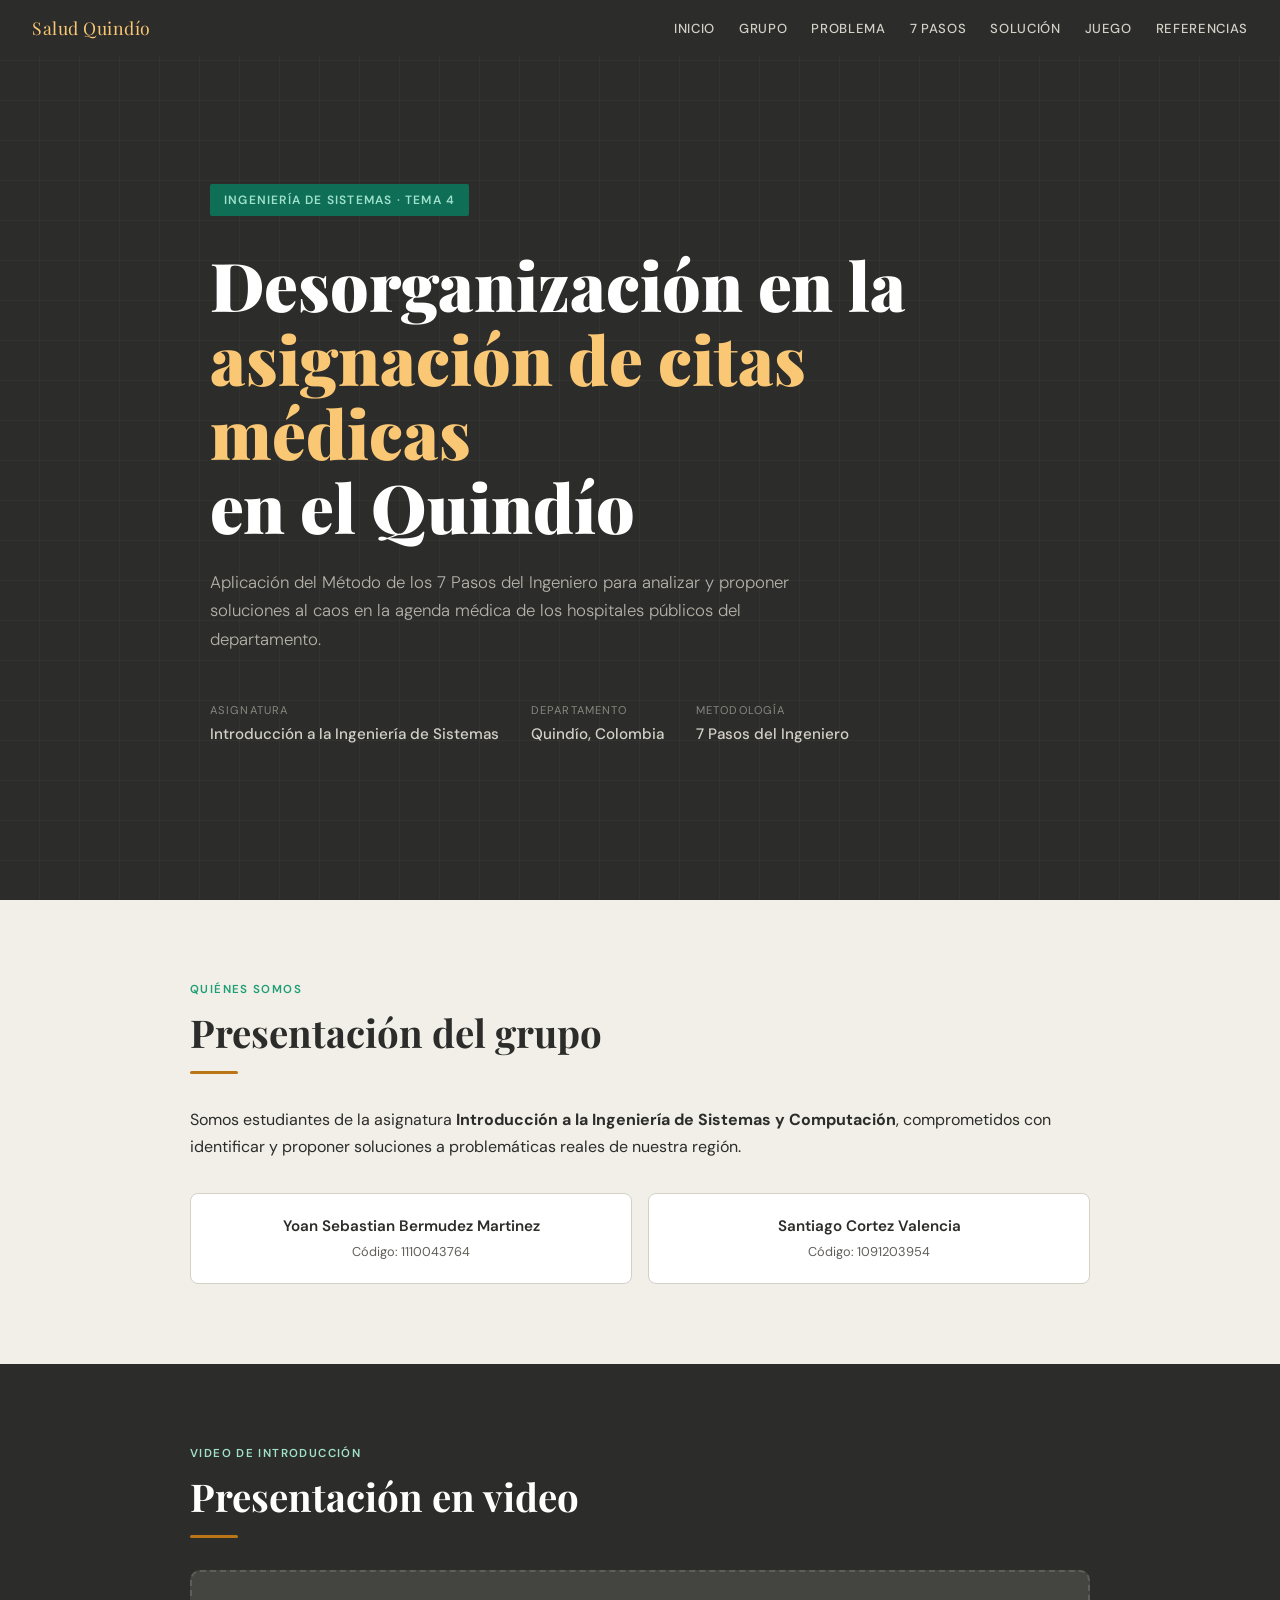
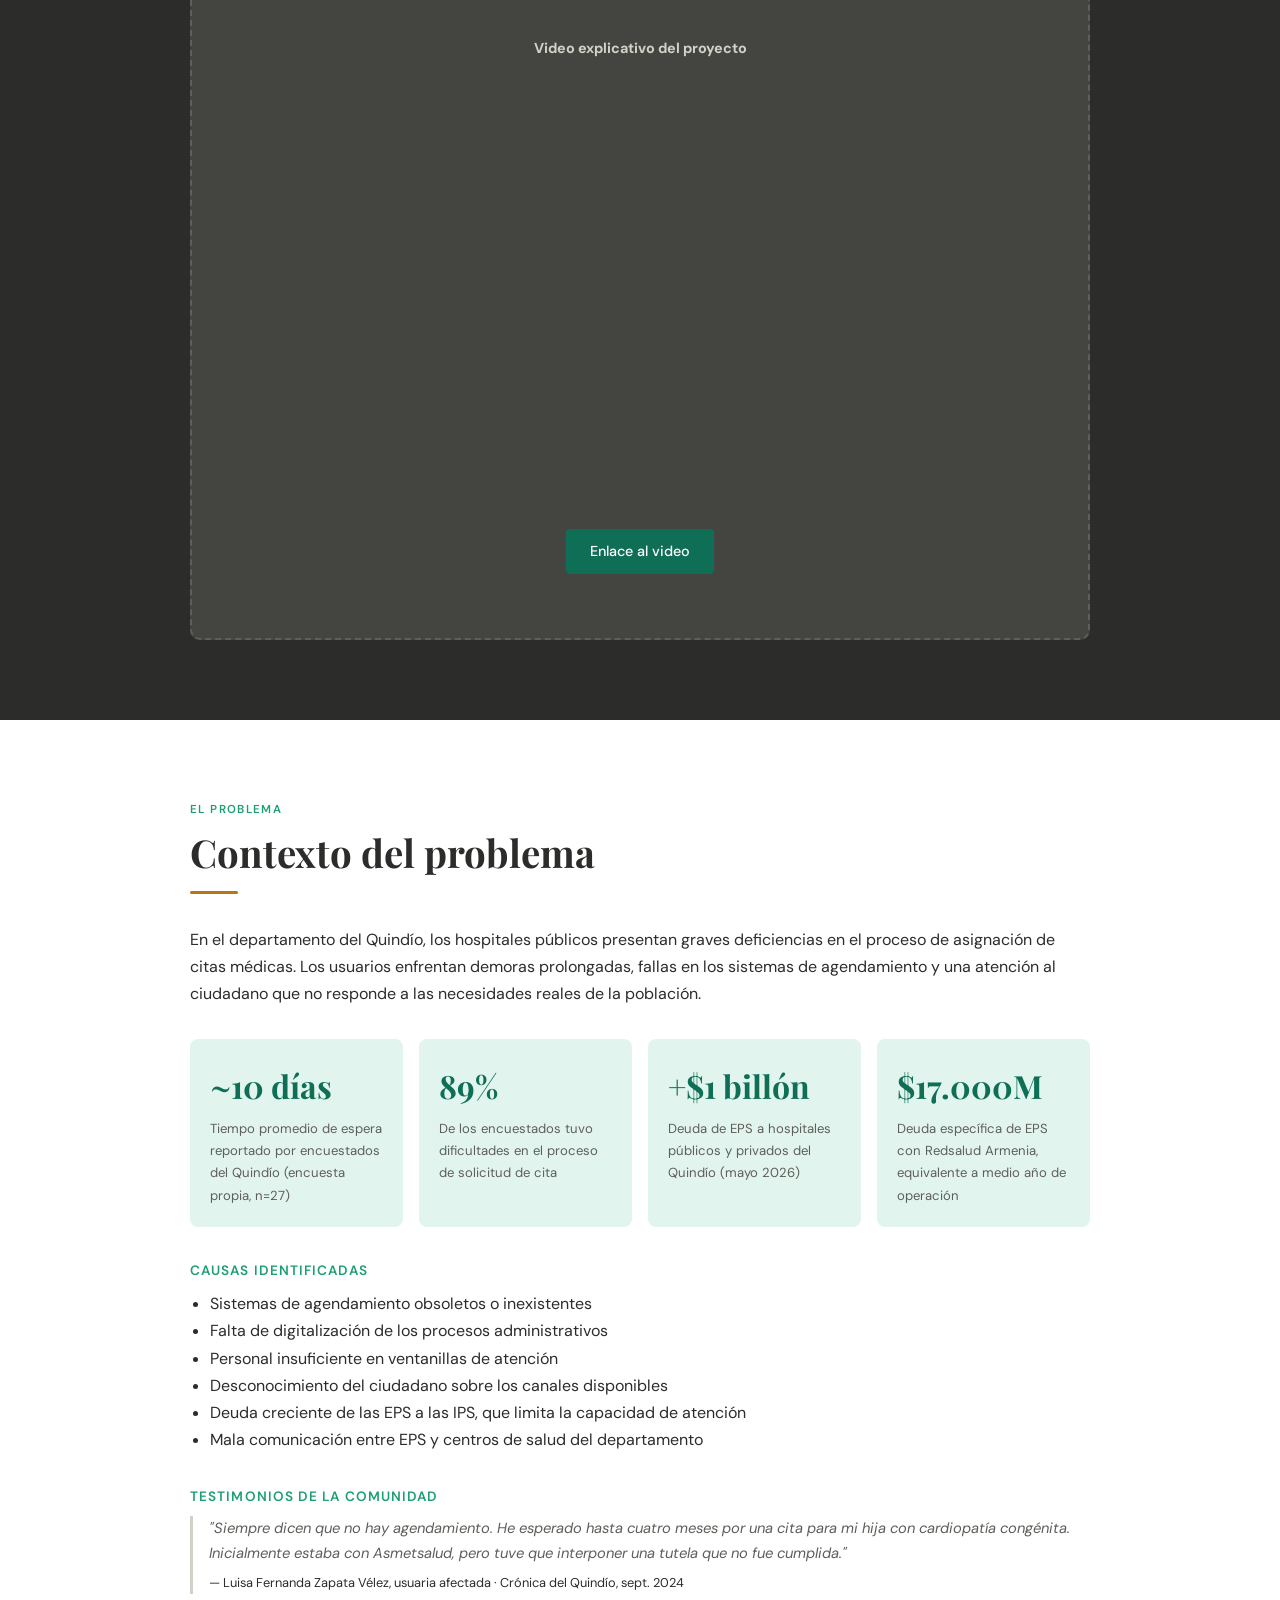
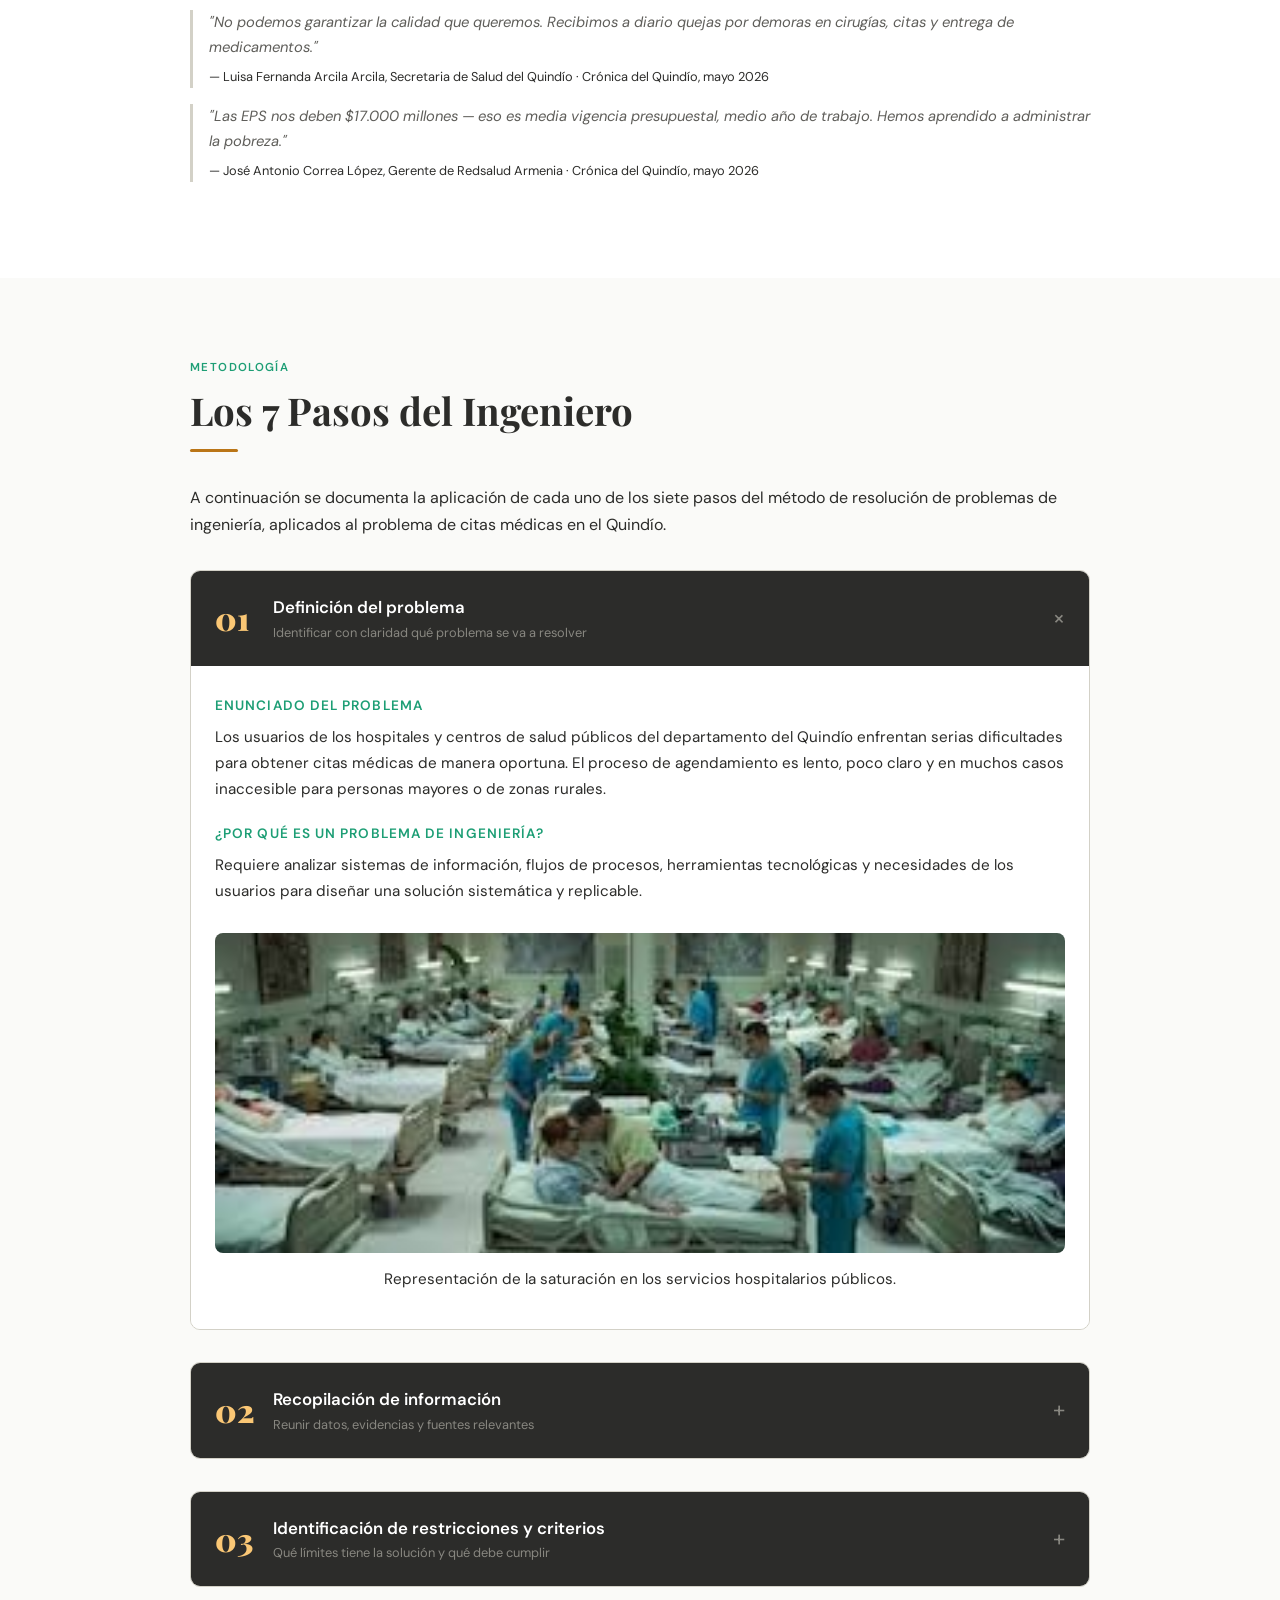
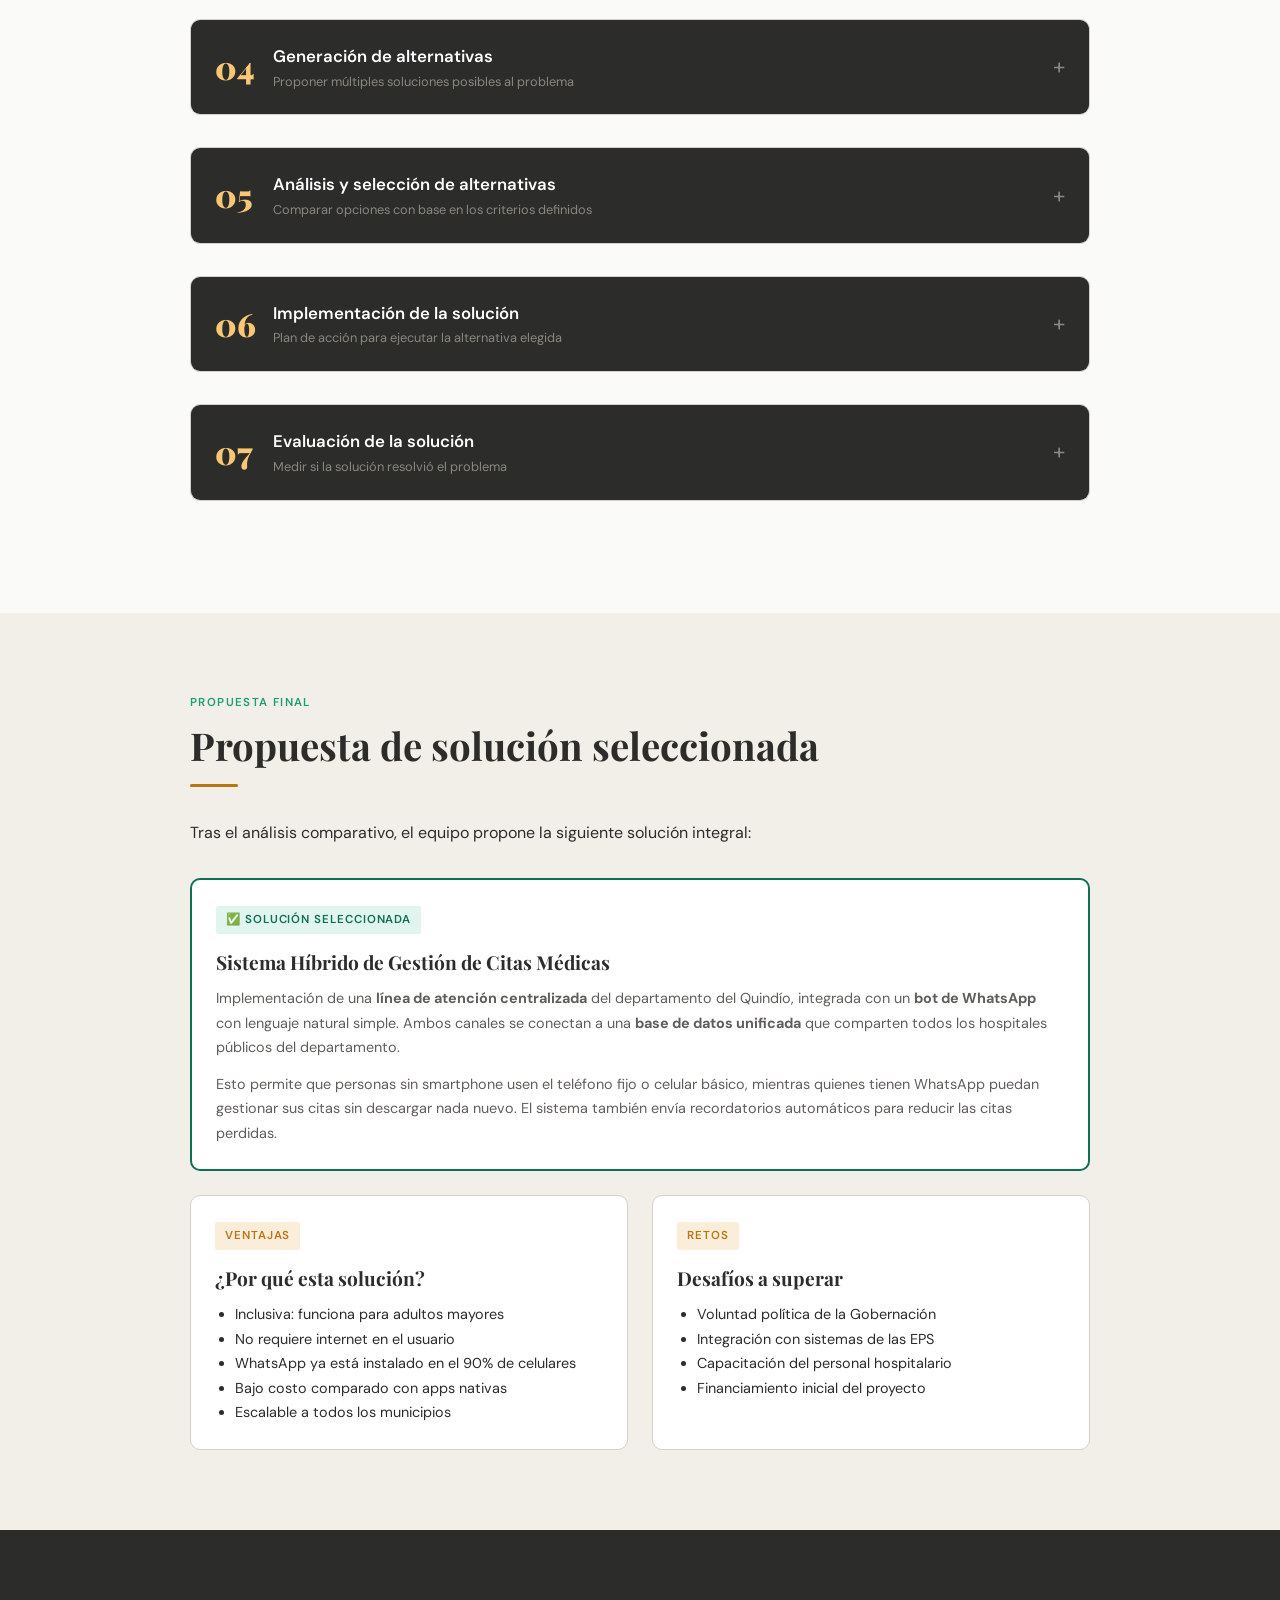
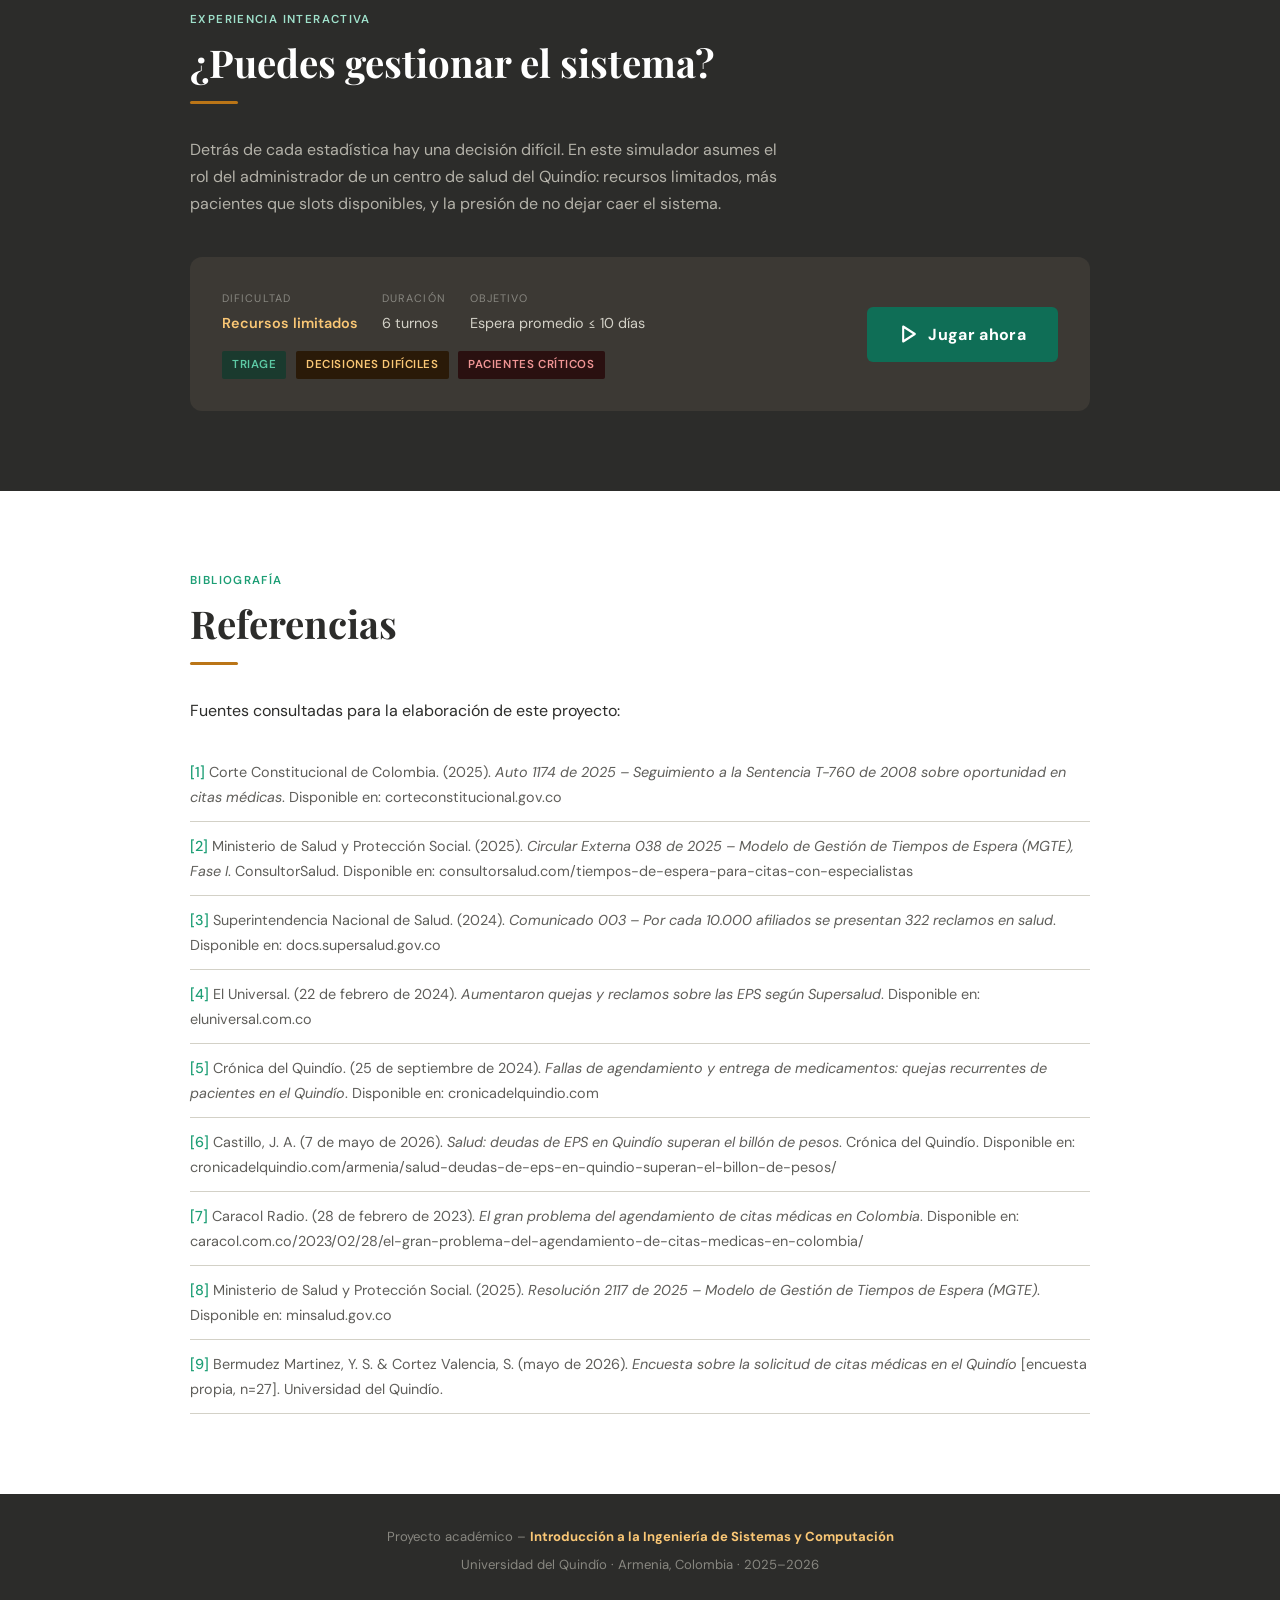
<file: index.html>
<!--Oe cortez no se le olvide agregar la reflexion en el paso 7 y borrar los comentarios que esten por ahí-->

<!DOCTYPE html>
<html lang="es">
<head>
  <meta charset="UTF-8" />
  <meta name="viewport" content="width=device-width, initial-scale=1.0"/>
  <title>Salud Quindío – Método de los 7 Pasos del Ingeniero</title>
  <link href="https://fonts.googleapis.com/css2?family=Playfair+Display:wght@700;900&family=DM+Sans:wght@300;400;500;600&display=swap" rel="stylesheet"/>
  <link rel="stylesheet" href="styles.css"/>
</head>
<body>
 
<!-- navegador -->
<nav>
  <div class="logo">Salud Quindío</div>
  <ul>
    <li><a href="#inicio">Inicio</a></li>
    <li><a href="#grupo">Grupo</a></li>
    <li><a href="#contexto">Problema</a></li>
    <li><a href="#pasos">7 Pasos</a></li>
    <li><a href="#solucion">Solución</a></li>
    <li><a href="#juego">Juego</a></li>
    <li><a href="#referencias">Referencias</a></li>
  </ul>
</nav>
 
<!--INICIO-->
<section id="inicio">
  <div class="hero-inner">
    <div class="hero-tag">Ingeniería de Sistemas · Tema 4</div>
    <h1 class="hero-title">
      Desorganización en la<br/>
      <em>asignación de citas médicas</em><br/>
      en el Quindío
    </h1>
    <p class="hero-desc">
      Aplicación del Método de los 7 Pasos del Ingeniero para analizar y proponer
      soluciones al caos en la agenda médica de los hospitales públicos del departamento.
    </p>
    <div class="hero-meta">
      <div class="hero-meta-item">
        <span>Asignatura</span>
        <span>Introducción a la Ingeniería de Sistemas</span>
      </div>
      <div class="hero-meta-item">
        <span>Departamento</span>
        <span>Quindío, Colombia</span>
      </div>
      <div class="hero-meta-item">
        <span>Metodología</span>
        <span>7 Pasos del Ingeniero</span>
      </div>
    </div>
  </div>
</section>
 
<!--nosotros jajaja-->
<section id="grupo">
  <div class="container">
    <div class="section-label">Quiénes somos</div>
    <h2 class="section-title">Presentación del grupo</h2>
    <div class="divider"></div>
    <p>Somos estudiantes de la asignatura <strong>Introducción a la Ingeniería de Sistemas y Computación</strong>, comprometidos con identificar y proponer soluciones a problemáticas reales de nuestra región.</p>
 
    <div class="grupo-grid">
      <div class="integrante-card">
        <h4>Yoan Sebastian Bermudez Martinez</h4>
        <p>Código: 1110043764</p>
      </div>
      <div class="integrante-card">
        <h4>Santiago Cortez Valencia</h4>
        <p>Código: 1091203954</p>
      </div>
    </div>
  </div>
</section>
 
<!-- zona video-->
<section id="video">
  <div class="container">

    <div class="section-label" style="color:#9FE1CB">
      Video de introducción
    </div>

    <h2 class="section-title light">
      Presentación en video
    </h2>

    <div class="divider"></div>

    <div class="video-placeholder">

      <p>
        <strong style="color:#D3D1C7">
          Video explicativo del proyecto
        </strong>
      </p>

      <iframe
        width="100%"
        height="420"
        src="https://www.youtube.com/embed/fAvOou8O2t4"
        title="Video explicativo del proyecto"
        frameborder="0"
        allow="accelerometer; autoplay; clipboard-write; encrypted-media; gyroscope; picture-in-picture"
        allowfullscreen
        style="border-radius:8px; margin-top:1.5rem;">
      </iframe>

      <a 
        href="https://youtu.be/fAvOou8O2t4?si=8thW7iNXAUV8voaV"
        target="_blank">
        Enlace al video
      </a>

    </div>
  </div>
</section>
 
<!-- contexto del problema a tratar -->
<section id="contexto">
  <div class="container">
    <div class="section-label">El problema</div>
    <h2 class="section-title">Contexto del problema</h2>
    <div class="divider"></div>
 
    <p>
      En el departamento del Quindío, los hospitales públicos presentan graves deficiencias
      en el proceso de asignación de citas médicas. Los usuarios enfrentan demoras prolongadas,
      fallas en los sistemas de agendamiento y una atención al ciudadano que no responde a las
      necesidades reales de la población.
    </p>
 
    <div class="stat-grid">
      <div class="stat-card">
        <div class="num">~10 días</div>
        <div class="label">Tiempo promedio de espera reportado por encuestados del Quindío (encuesta propia, n=27)</div>
      </div>
      <div class="stat-card">
        <div class="num">89%</div>
        <div class="label">De los encuestados tuvo dificultades en el proceso de solicitud de cita</div>
      </div>
      <div class="stat-card">
        <div class="num">+$1 billón</div>
        <div class="label">Deuda de EPS a hospitales públicos y privados del Quindío (mayo 2026)</div>
      </div>
      <div class="stat-card">
        <div class="num">$17.000M</div>
        <div class="label">Deuda específica de EPS con Redsalud Armenia, equivalente a medio año de operación</div>
      </div>
    </div>
 
    <h4 class="subsection-label">Causas identificadas</h4>
    <ul class="lista-causas">
      <li>Sistemas de agendamiento obsoletos o inexistentes</li>
      <li>Falta de digitalización de los procesos administrativos</li>
      <li>Personal insuficiente en ventanillas de atención</li>
      <li>Desconocimiento del ciudadano sobre los canales disponibles</li>
      <li>Deuda creciente de las EPS a las IPS, que limita la capacidad de atención</li>
      <li>Mala comunicación entre EPS y centros de salud del departamento</li>
    </ul>
 
    <h4 class="subsection-label">Testimonios de la comunidad</h4>
 
    <blockquote class="testimonio">
      "Siempre dicen que no hay agendamiento. He esperado hasta cuatro meses por una cita para
      mi hija con cardiopatía congénita. Inicialmente estaba con Asmetsalud, pero tuve que
      interponer una tutela que no fue cumplida."
      <cite>— Luisa Fernanda Zapata Vélez, usuaria afectada · Crónica del Quindío, sept. 2024</cite>
    </blockquote>
 
    <blockquote class="testimonio">
      "No podemos garantizar la calidad que queremos. Recibimos a diario quejas por demoras
      en cirugías, citas y entrega de medicamentos."
      <cite>— Luisa Fernanda Arcila Arcila, Secretaria de Salud del Quindío · Crónica del Quindío, mayo 2026</cite>
    </blockquote>
 
    <blockquote class="testimonio">
      "Las EPS nos deben $17.000 millones — eso es media vigencia presupuestal, medio año de
      trabajo. Hemos aprendido a administrar la pobreza."
      <cite>— José Antonio Correa López, Gerente de Redsalud Armenia · Crónica del Quindío, mayo 2026</cite>
    </blockquote>
 
  </div>
</section>
 
<!-- 7 pass del ingeniero -->
<section id="pasos">
  <div class="container">
    <div class="section-label">Metodología</div>
    <h2 class="section-title">Los 7 Pasos del Ingeniero</h2>
    <div class="divider"></div>
    <p style="margin-bottom:2rem">
      A continuación se documenta la aplicación de cada uno de los siete pasos del método
      de resolución de problemas de ingeniería, aplicados al problema de citas médicas en el Quindío.
    </p>
 
    <!-- paso 1 -->
    <div class="paso open">
      <div class="paso-header" onclick="togglePaso(this)">
        <div class="paso-num">01</div>
        <div class="paso-header-text">
          <h3>Definición del problema</h3>
          <p>Identificar con claridad qué problema se va a resolver</p>
        </div>
        <span class="paso-toggle">+</span>
      </div>
      <div class="paso-body">
        <h4>Enunciado del problema</h4>
        <p>Los usuarios de los hospitales y centros de salud públicos del departamento del Quindío
        enfrentan serias dificultades para obtener citas médicas de manera oportuna. El proceso de
        agendamiento es lento, poco claro y en muchos casos inaccesible para personas mayores o
        de zonas rurales.</p>
 
        <h4 style="margin-top:1.25rem">¿Por qué es un problema de ingeniería?</h4>
        <p>Requiere analizar sistemas de información, flujos de procesos, herramientas tecnológicas
        y necesidades de los usuarios para diseñar una solución sistemática y replicable.</p>
        <img
          src="hospital.png"
          alt="Sala hospitalaria con pacientes en camas atendidos por personal médico"
          class="img-evidencia"
        />
        <p class="img-caption">Representación de la saturación en los servicios hospitalarios públicos.</p>
      </div>
    </div>
 
    <!-- paso 2 -->
    <div class="paso">
      <div class="paso-header" onclick="togglePaso(this)">
        <div class="paso-num">02</div>
        <div class="paso-header-text">
          <h3>Recopilación de información</h3>
          <p>Reunir datos, evidencias y fuentes relevantes</p>
        </div>
        <span class="paso-toggle">+</span>
      </div>
      <div class="paso-body">
        <h4>Fuentes consultadas</h4>
        <ul>
          <li>Secretaría de Salud del Quindío</li>
          <li>Superintendencia Nacional de Salud (reportes de quejas por IPS)</li>
          <li>Encuesta propia aplicada a 27 usuarios del departamento</li>
          <li>Crónica del Quindío — noticias locales sobre salud pública</li>
          <li>ConsultorSalud — análisis de la Circular 038 de 2025</li>
          <li>Corte Constitucional — Auto 1174 de 2025</li>
        </ul>
 
        <h4 style="margin-top:1.25rem">Resultados de encuesta aplicada</h4>
        <p style="font-size:0.92rem; margin-bottom:1rem;">
          Se aplicó una encuesta a <strong>27 personas</strong> del departamento del Quindío
          con cuatro preguntas clave. Los resultados son los siguientes:
        </p>
 
        <img
          src="encuesta.png"
          alt="Infografía con los resultados de la encuesta sobre citas médicas en el Quindío"
          class="img-encuesta"
        />
 
        <h4 style="margin-top:1.5rem">Datos clave hallados en fuentes oficiales</h4>
        <div class="tabla-wrapper">
          <table>
            <thead>
              <tr><th>Indicador</th><th>Valor</th><th>Fuente</th></tr>
            </thead>
            <tbody>
              <tr><td>Espera promedio para medicina general (estándar)</td><td>~1,49 días (en la práctica, mucho mayor)</td><td>Corte Constitucional, Auto 1174 de 2025</td></tr>
              <tr><td>Espera para medicina interna (especialista)</td><td>7,66 días</td><td>ConsultorSalud / Circular 038 de 2025</td></tr>
              <tr><td>Espera para psiquiatría</td><td>11,58 días</td><td>ConsultorSalud / Circular 038 de 2025</td></tr>
              <tr><td>Espera para gastroenterología</td><td>13,9 días</td><td>ConsultorSalud / Circular 038 de 2025</td></tr>
              <tr><td>Aumento de quejas ante Supersalud (2024)</td><td>+12% frente a 2023</td><td>El Universal / Supersalud</td></tr>
              <tr><td>Incremento en peticiones y reclamos (may. 2024)</td><td>+15,51% frente al año anterior</td><td>Supersalud</td></tr>
              <tr><td>Deuda de EPS con hospitales del Quindío</td><td>Supera $1 billón de pesos</td><td>Crónica del Quindío, mayo 2026</td></tr>
              <tr><td>Deuda específica con Redsalud Armenia</td><td>~$17.000 millones</td><td>Gerente Redsalud Armenia, mayo 2026</td></tr>
            </tbody>
          </table>
        </div>
      </div>
    </div>
 
    <!-- paso 3 -->
    <div class="paso">
      <div class="paso-header" onclick="togglePaso(this)">
        <div class="paso-num">03</div>
        <div class="paso-header-text">
          <h3>Identificación de restricciones y criterios</h3>
          <p>Qué límites tiene la solución y qué debe cumplir</p>
        </div>
        <span class="paso-toggle">+</span>
      </div>
      <div class="paso-body">
        <h4>Restricciones del problema</h4>
        <ul>
          <li><strong>Presupuesto limitado:</strong> Los hospitales públicos dependen de recursos del Estado; no se puede suponer inversión ilimitada.</li>
          <li><strong>Conectividad:</strong> En zonas rurales del Quindío el acceso a internet es limitado, lo que restringe soluciones 100% digitales.</li>
          <li><strong>Brecha tecnológica:</strong> Una parte importante de los usuarios son adultos mayores que no manejan teléfonos inteligentes.</li>
          <li><strong>Marco legal:</strong> Cualquier solución debe cumplir con la Ley 100 de 1993 y las normas del Ministerio de Salud.</li>
          <li><strong>Recursos humanos:</strong> El personal administrativo ya es insuficiente; la solución no debe aumentar la carga laboral innecesariamente.</li>
        </ul>
 
        <h4 style="margin-top:1.25rem">Criterios de éxito</h4>
        <ul>
          <li>Reducir el tiempo de espera para obtener una cita en al menos un 40%</li>
          <li>Ser accesible para personas mayores (interfaz simple)</li>
          <li>Funcionar con conectividad mínima o sin internet (modo híbrido)</li>
          <li>Integrarse con los sistemas existentes de las EPS</li>
          <li>Ser escalable a todos los municipios del Quindío</li>
        </ul>
      </div>
    </div>
 
    <!-- paso 4 -->
    <div class="paso">
      <div class="paso-header" onclick="togglePaso(this)">
        <div class="paso-num">04</div>
        <div class="paso-header-text">
          <h3>Generación de alternativas</h3>
          <p>Proponer múltiples soluciones posibles al problema</p>
        </div>
        <span class="paso-toggle">+</span>
      </div>
      <div class="paso-body">
        <h4>Alternativas propuestas</h4>
        <p>El equipo identificó las siguientes posibles soluciones:</p>
 
        <div class="alternativas">
          <div class="alternativa-card">
            <strong>Alternativa A – App móvil de citas médicas</strong>
            <p>Desarrollo de una aplicación móvil gratuita para Android que permita agendar,
            cancelar y consultar citas desde el celular.</p>
          </div>
          <div class="alternativa-card">
            <strong>Alternativa B – Línea telefónica centralizada</strong>
            <p>Un call center departamental único con horario extendido que gestione todas las
            citas de los hospitales públicos del Quindío.</p>
          </div>
          <div class="alternativa-card">
            <strong>Alternativa C – Portal web + kioscos físicos</strong>
            <p>Plataforma web accesible desde computadores, complementada con kioscos táctiles
            instalados en hospitales, alcaldías y bibliotecas municipales.</p>
          </div>
          <div class="alternativa-card">
            <strong>Alternativa D – Sistema mixto: WhatsApp + base de datos</strong>
            <p>Bot de WhatsApp conectado a una base de datos centralizada para gestionar citas
            sin necesidad de descargar ninguna aplicación adicional.</p>
          </div>
        </div>
      </div>
    </div>
 
    <!-- paso 5 -->
    <div class="paso">
      <div class="paso-header" onclick="togglePaso(this)">
        <div class="paso-num">05</div>
        <div class="paso-header-text">
          <h3>Análisis y selección de alternativas</h3>
          <p>Comparar opciones con base en los criterios definidos</p>
        </div>
        <span class="paso-toggle">+</span>
      </div>
      <div class="paso-body">
        <h4>Matriz de evaluación</h4>
        <p>Se evaluó cada alternativa según los criterios del Paso 3, usando una escala de 1 a 5
        (5 = cumple totalmente el criterio):</p>
 
        <div class="tabla-wrapper" style="margin-top:1rem">
          <table>
            <thead>
              <tr>
                <th>Criterio</th>
                <th>A – App</th>
                <th>B – Call center</th>
                <th>C – Web + kioscos</th>
                <th>D – WhatsApp</th>
              </tr>
            </thead>
            <tbody>
              <tr><td>Reducción tiempo de espera</td><td>5</td><td>3</td><td>4</td><td>4</td></tr>
              <tr><td>Accesible para adultos mayores</td><td>2</td><td>5</td><td>4</td><td>3</td></tr>
              <tr><td>Funciona sin internet</td><td>1</td><td>5</td><td>2</td><td>2</td></tr>
              <tr><td>Integración con EPS</td><td>4</td><td>3</td><td>4</td><td>3</td></tr>
              <tr><td>Escalabilidad</td><td>5</td><td>3</td><td>4</td><td>4</td></tr>
              <tr><td>Costo de implementación</td><td>2</td><td>3</td><td>3</td><td>4</td></tr>
              <tr><td><strong>Total</strong></td><td><strong>19</strong></td><td><strong>22</strong></td><td><strong>21</strong></td><td><strong>20</strong></td></tr>
            </tbody>
          </table>
        </div>
 
        <div class="info-box" style="margin-top:1rem">
          <strong>Resultado del análisis:</strong> La <strong>Alternativa B (línea telefónica)</strong> fue la que obtuvo el mayor puntaje al considerar todas las restricciones que hemos considerado segun el contexto, especialmente la brecha de la tecnologia y la conexion con el lado rural. Sin embargo,
          una solución <em>híbrida B+D</em> (call center + WhatsApp) es lo que hemos considerado la mejor opcion para afrontar este problema.
        </div>
      </div>
    </div>
 
    <!-- paso 6 -->
    <div class="paso">
      <div class="paso-header" onclick="togglePaso(this)">
        <div class="paso-num">06</div>
        <div class="paso-header-text">
          <h3>Implementación de la solución</h3>
          <p>Plan de acción para ejecutar la alternativa elegida</p>
        </div>
        <span class="paso-toggle">+</span>
      </div>
      <div class="paso-body">
        <h4>Plan de implementación – Sistema híbrido (Call center + WhatsApp)</h4>
 
        <div class="tabla-wrapper">
          <table>
            <thead>
              <tr><th>Fase</th><th>Actividad</th><th>Responsable</th><th>Tiempo est.</th></tr>
            </thead>
            <tbody>
              <tr><td>Fase 1</td><td>Diagnóstico y mapeo de procesos actuales</td><td>Ingenieros + hospitales</td><td>2 meses</td></tr>
              <tr><td>Fase 2</td><td>Diseño de la plataforma y protocolo del call center</td><td>Equipo TI + Secretaría</td><td>3 meses</td></tr>
              <tr><td>Fase 3</td><td>Desarrollo del bot de WhatsApp y base de datos</td><td>Desarrolladores</td><td>4 meses</td></tr>
              <tr><td>Fase 4</td><td>Capacitación del personal administrativo</td><td>RRHH hospitalario</td><td>1 mes</td></tr>
              <tr><td>Fase 5</td><td>Piloto en 2 hospitales (Armenia y Calarcá)</td><td>Todos los actores</td><td>2 meses</td></tr>
              <tr><td>Fase 6</td><td>Evaluación y expansión a todo el departamento</td><td>Secretaría de Salud</td><td>3 meses</td></tr>
            </tbody>
          </table>
        </div>
 
        <img
          src="gantt.png"
          alt="Diagrama de Gantt con las 6 fases del plan de implementación distribuidas en 15 meses"
          class="img-gantt"
        />
        <p class="img-caption">Diagrama de Gantt — distribución temporal de las 6 fases del proyecto a lo largo de 15 meses.</p>
      </div>
    </div>
 
    <!-- paso 7 -->
    <div class="paso">
      <div class="paso-header" onclick="togglePaso(this)">
        <div class="paso-num">07</div>
        <div class="paso-header-text">
          <h3>Evaluación de la solución</h3>
          <p>Medir si la solución resolvió el problema</p>
        </div>
        <span class="paso-toggle">+</span>
      </div>
      <div class="paso-body">
        <h4>Indicadores de evaluación propuestos</h4>
        <ul>
          <li><strong>Tiempo de espera:</strong> Medir el tiempo promedio entre solicitud y cita otorgada (antes vs. después).</li>
          <li><strong>Satisfacción del usuario:</strong> Encuesta de satisfacción semestral (escala 1–5).</li>
          <li><strong>Tasa de adopción:</strong> Porcentaje de usuarios que usan el nuevo canal vs. atención presencial.</li>
          <li><strong>Reducción de filas:</strong> Conteo de personas en ventanilla antes vs. después del sistema.</li>
          <li><strong>Citas perdidas (no show):</strong> Número de citas no asistidas sin cancelación previa.</li>
        </ul>
 
        <h4 style="margin-top:1.25rem">Resultado esperado</h4>
        <p>Con la implementación del sistema híbrido se proyecta:</p>
        <ul>
          <li>Reducción del 45–60% en el tiempo de espera para cita médica general</li>
          <li>Aumento del 30% en la satisfacción de los usuarios</li>
          <li>Disminución del 50% en la carga de ventanilla presencial</li>
        </ul>
 
        <div class="info-box" style="margin-top:1.25rem">
          <strong>Nota metodológica:</strong> Como este es un proyecto académico y la solución
          no se ha implementado aún, la evaluación es <em>proyectada</em> con base en los datos
          recopilados y el análisis comparativo realizado en los pasos anteriores.
        </div>
 
        <h4 style="margin-top:1.75rem">Reflexión del equipo</h4>
        <p>
          Aplicar el Método de los 7 Pasos del Ingeniero nos permitió comprender que resolver
          un problema real no se trata solo de proponer una solución tecnológica, sino de
          entender primero a fondo el contexto, las personas afectadas y las limitaciones del
          entorno. Antes de este ejercicio, veíamos el problema de las citas médicas como algo
          cotidiano y normalizado; después de investigarlo, entendemos que detrás de cada fila
          y cada cita negada hay una persona que necesita atención urgente.
        </p>
        <p style="margin-top:0.75rem">
          Una de las lecciones más importantes fue que la mejor solución no siempre es la más
          sofisticada tecnológicamente. La solución híbrida que propusimos —call center más
          WhatsApp— no es revolucionaria, pero responde directamente a las restricciones reales
          del Quindío: conectividad limitada, adultos mayores sin acceso a smartphones y presupuesto
          público ajustado. Aprendimos a diseñar para las personas, no para la tecnología.
        </p>
        <p style="margin-top:0.75rem">
          También fue valioso el trabajo en equipo: dividir las tareas de investigación, contrastar
          fuentes y llegar a acuerdos sobre qué alternativa elegir nos preparó para lo que será
          el trabajo real como ingenieros. Si lo hiciéramos de nuevo, dedicaríamos más tiempo a
          recopilar datos directamente en los hospitales y a entrevistar al personal administrativo,
          ya que esa perspectiva interna enriquecería mucho más el análisis.
        </p>
      </div>
    </div>
 
  </div>
</section>
 
<!--solucion elegida-->
<section id="solucion">
  <div class="container">
    <div class="section-label">Propuesta final</div>
    <h2 class="section-title">Propuesta de solución seleccionada</h2>
    <div class="divider"></div>
    <p>Tras el análisis comparativo, el equipo propone la siguiente solución integral:</p>
 
    <div class="sol-grid">
      <div class="sol-card destacada">
        <div class="sol-badge">✅ Solución seleccionada</div>
        <h3>Sistema Híbrido de Gestión de Citas Médicas</h3>
        <p>
          Implementación de una <strong>línea de atención centralizada</strong> del departamento
          del Quindío, integrada con un <strong>bot de WhatsApp</strong> con lenguaje natural simple.
          Ambos canales se conectan a una <strong>base de datos unificada</strong> que comparten
          todos los hospitales públicos del departamento.
        </p>
        <p style="margin-top:0.75rem">
          Esto permite que personas sin smartphone usen el teléfono fijo o celular básico, mientras
          quienes tienen WhatsApp puedan gestionar sus citas sin descargar nada nuevo. El sistema
          también envía recordatorios automáticos para reducir las citas perdidas.
        </p>
      </div>
      <div class="sol-card">
        <div class="sol-badge alt">Ventajas</div>
        <h3>¿Por qué esta solución?</h3>
        <ul style="padding-left:1.25rem; margin-top:0.5rem">
          <li style="font-size:0.9rem">Inclusiva: funciona para adultos mayores</li>
          <li style="font-size:0.9rem">No requiere internet en el usuario</li>
          <li style="font-size:0.9rem">WhatsApp ya está instalado en el 90% de celulares</li>
          <li style="font-size:0.9rem">Bajo costo comparado con apps nativas</li>
          <li style="font-size:0.9rem">Escalable a todos los municipios</li>
        </ul>
      </div>
      <div class="sol-card">
        <div class="sol-badge alt">Retos</div>
        <h3>Desafíos a superar</h3>
        <ul style="padding-left:1.25rem; margin-top:0.5rem">
          <li style="font-size:0.9rem">Voluntad política de la Gobernación</li>
          <li style="font-size:0.9rem">Integración con sistemas de las EPS</li>
          <li style="font-size:0.9rem">Capacitación del personal hospitalario</li>
          <li style="font-size:0.9rem">Financiamiento inicial del proyecto</li>
        </ul>
      </div>
    </div>
  </div>
</section>
 
<!--juego-->
<section id="juego" style="background: var(--gris-oscuro); padding: 5rem 2rem;">
  <div class="container">
    <div class="section-label" style="color:#9FE1CB">Experiencia interactiva</div>
    <h2 class="section-title light">¿Puedes gestionar el sistema?</h2>
    <div class="divider"></div>
    <p style="color:#B4B2A9; max-width:600px; margin-bottom:2.5rem;">
      Detrás de cada estadística hay una decisión difícil. En este simulador asumes el rol
      del administrador de un centro de salud del Quindío: recursos limitados, más pacientes
      que slots disponibles, y la presión de no dejar caer el sistema.
    </p>
 
    <div style="background:#3C3934; border-radius:12px; padding:2rem; display:flex; align-items:center; justify-content:space-between; gap:2rem; flex-wrap:wrap;">
      <div style="display:flex; flex-direction:column; gap:1rem;">
        <div style="display:flex; gap:1.5rem; flex-wrap:wrap;">
          <div>
            <div style="font-size:0.68rem; text-transform:uppercase; letter-spacing:0.1em; color:#888780; margin-bottom:3px;">Dificultad</div>
            <div style="font-size:0.9rem; color:var(--dorado-claro); font-weight:600;">Recursos limitados</div>
          </div>
          <div>
            <div style="font-size:0.68rem; text-transform:uppercase; letter-spacing:0.1em; color:#888780; margin-bottom:3px;">Duración</div>
            <div style="font-size:0.9rem; color:#D3D1C7;">6 turnos</div>
          </div>
          <div>
            <div style="font-size:0.68rem; text-transform:uppercase; letter-spacing:0.1em; color:#888780; margin-bottom:3px;">Objetivo</div>
            <div style="font-size:0.9rem; color:#D3D1C7;">Espera promedio ≤ 10 días</div>
          </div>
        </div>
        <div style="display:flex; gap:0.6rem; flex-wrap:wrap;">
          <span style="background:#1a3a2e; color:#5DCAA5; font-size:0.72rem; font-weight:600; padding:4px 10px; border-radius:2px; letter-spacing:0.05em;">TRIAGE</span>
          <span style="background:#2a1a08; color:var(--dorado-claro); font-size:0.72rem; font-weight:600; padding:4px 10px; border-radius:2px; letter-spacing:0.05em;">DECISIONES DIFÍCILES</span>
          <span style="background:#2a1010; color:#F09595; font-size:0.72rem; font-weight:600; padding:4px 10px; border-radius:2px; letter-spacing:0.05em;">PACIENTES CRÍTICOS</span>
        </div>
      </div>
      <a href="juego.html" target="_blank" style="
        display:inline-flex; align-items:center; gap:0.6rem;
        background:var(--verde); color:#fff;
        text-decoration:none; font-weight:700; font-size:1rem;
        padding:14px 32px; border-radius:6px;
        transition:background 0.2s; white-space:nowrap;
        letter-spacing:0.02em;
      " onmouseover="this.style.background='#1D9E75'" onmouseout="this.style.background='#0F6E56'">
        <svg width="20" height="20" viewBox="0 0 24 24" fill="none" stroke="currentColor" stroke-width="2.5" stroke-linecap="round" stroke-linejoin="round"><polygon points="5,3 19,12 5,21"/></svg>
        Jugar ahora
      </a>
    </div>
  </div>
</section>
 
<!--referencias-->
<section id="referencias">
  <div class="container">
    <div class="section-label">Bibliografía</div>
    <h2 class="section-title">Referencias</h2>
    <div class="divider"></div>
    <p>Fuentes consultadas para la elaboración de este proyecto:</p>
 
    <div class="ref-list">
      <div class="ref-item">
        <span>[1]</span> Corte Constitucional de Colombia. (2025).
        <em>Auto 1174 de 2025 – Seguimiento a la Sentencia T-760 de 2008 sobre oportunidad en citas médicas</em>.
        Disponible en: corteconstitucional.gov.co
      </div>
      <div class="ref-item">
        <span>[2]</span> Ministerio de Salud y Protección Social. (2025).
        <em>Circular Externa 038 de 2025 – Modelo de Gestión de Tiempos de Espera (MGTE), Fase I</em>.
        ConsultorSalud. Disponible en: consultorsalud.com/tiempos-de-espera-para-citas-con-especialistas
      </div>
      <div class="ref-item">
        <span>[3]</span> Superintendencia Nacional de Salud. (2024).
        <em>Comunicado 003 – Por cada 10.000 afiliados se presentan 322 reclamos en salud</em>.
        Disponible en: docs.supersalud.gov.co
      </div>
      <div class="ref-item">
        <span>[4]</span> El Universal. (22 de febrero de 2024).
        <em>Aumentaron quejas y reclamos sobre las EPS según Supersalud</em>.
        Disponible en: eluniversal.com.co
      </div>
      <div class="ref-item">
        <span>[5]</span> Crónica del Quindío. (25 de septiembre de 2024).
        <em>Fallas de agendamiento y entrega de medicamentos: quejas recurrentes de pacientes en el Quindío</em>.
        Disponible en: cronicadelquindio.com
      </div>
      <div class="ref-item">
        <span>[6]</span> Castillo, J. A. (7 de mayo de 2026).
        <em>Salud: deudas de EPS en Quindío superan el billón de pesos</em>.
        Crónica del Quindío. Disponible en: cronicadelquindio.com/armenia/salud-deudas-de-eps-en-quindio-superan-el-billon-de-pesos/
      </div>
      <div class="ref-item">
        <span>[7]</span> Caracol Radio. (28 de febrero de 2023).
        <em>El gran problema del agendamiento de citas médicas en Colombia</em>.
        Disponible en: caracol.com.co/2023/02/28/el-gran-problema-del-agendamiento-de-citas-medicas-en-colombia/
      </div>
      <div class="ref-item">
        <span>[8]</span> Ministerio de Salud y Protección Social. (2025).
        <em>Resolución 2117 de 2025 – Modelo de Gestión de Tiempos de Espera (MGTE)</em>.
        Disponible en: minsalud.gov.co
      </div>
      <div class="ref-item">
        <span>[9]</span> Bermudez Martinez, Y. S. &amp; Cortez Valencia, S. (mayo de 2026).
        <em>Encuesta sobre la solicitud de citas médicas en el Quindío</em> [encuesta propia, n=27].
        Universidad del Quindío.
      </div>
    </div>
  </div>
</section>
 
<!--parte baja-->
<footer>
  <p>Proyecto académico – <strong>Introducción a la Ingeniería de Sistemas y Computación</strong></p>
  <p style="margin-top:6px">Universidad del Quindío · Armenia, Colombia · 2025–2026</p>
</footer>
 
<script src="main.js"></script>
 
</body>
</html>
</file>
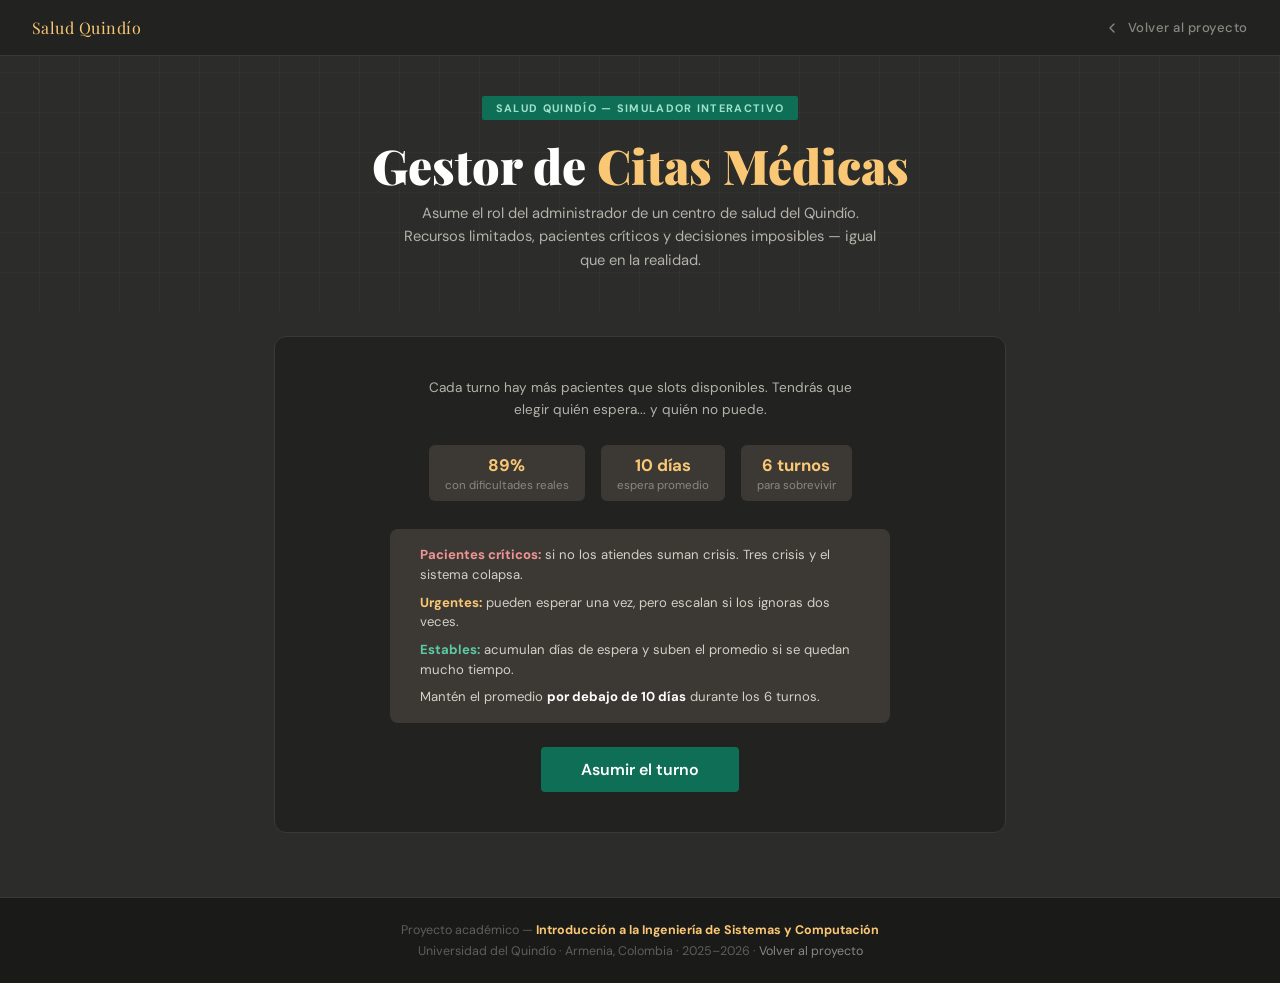
<file: juego.html>
<!DOCTYPE html>
<html lang="es">
<head>
  <meta charset="UTF-8"/>
  <meta name="viewport" content="width=device-width, initial-scale=1.0"/>
  <title>Gestor de Citas — Salud Quindío</title>
  <link href="https://fonts.googleapis.com/css2?family=Playfair+Display:wght@700;900&family=DM+Sans:wght@300;400;500;600&display=swap" rel="stylesheet"/>
  <style>
    :root {
      --verde:#0F6E56;--verde-claro:#1D9E75;--verde-suave:#E1F5EE;
      --dorado:#BA7517;--dorado-claro:#FAC775;--dorado-suave:#FAEEDA;
      --rojo:#A32D2D;--rojo-suave:#FCEBEB;
      --gris-oscuro:#2C2C2A;--gris-medio:#5F5E5A;--gris-claro:#F1EFE8;
      --blanco:#FAFAF8;
    }
    *{margin:0;padding:0;box-sizing:border-box;}
    html{scroll-behavior:smooth;}
    body{
      font-family:'DM Sans',sans-serif;
      background:var(--gris-oscuro);
      color:#fff;
      min-height:100vh;
      display:flex;
      flex-direction:column;
    }

    nav{
      position:fixed;top:0;left:0;right:0;z-index:100;
      background:#222220;
      display:flex;align-items:center;justify-content:space-between;
      padding:0 2rem;height:56px;
      border-bottom:1px solid #3C3934;
    }
    .nav-logo{
      font-family:'Playfair Display',serif;
      font-size:1rem;color:var(--dorado-claro);letter-spacing:0.03em;
      text-decoration:none;
    }
    .nav-back{
      display:flex;align-items:center;gap:0.5rem;
      color:#888780;font-size:0.82rem;font-weight:500;
      text-decoration:none;letter-spacing:0.04em;
      transition:color 0.2s;
    }
    .nav-back:hover{color:var(--dorado-claro);}
    .nav-back svg{width:16px;height:16px;}

    .game-hero{
      padding:6rem 2rem 2.5rem;
      text-align:center;
      background:var(--gris-oscuro);
      position:relative;overflow:hidden;
    }
    .game-hero::before{
      content:'';position:absolute;top:0;left:0;right:0;bottom:0;
      background:
        repeating-linear-gradient(0deg,transparent,transparent 39px,rgba(255,255,255,0.025) 39px,rgba(255,255,255,0.025) 40px),
        repeating-linear-gradient(90deg,transparent,transparent 39px,rgba(255,255,255,0.025) 39px,rgba(255,255,255,0.025) 40px);
    }
    .hero-inner{position:relative;z-index:1;max-width:640px;margin:0 auto;}
    .game-tag{
      display:inline-block;background:var(--verde);color:#9FE1CB;
      font-size:0.68rem;font-weight:700;letter-spacing:0.12em;
      text-transform:uppercase;padding:5px 14px;border-radius:2px;margin-bottom:1.2rem;
    }
    .game-hero-title{
      font-family:'Playfair Display',serif;
      font-size:clamp(1.8rem,5vw,3rem);font-weight:900;
      color:#fff;line-height:1.1;margin-bottom:0.6rem;
    }
    .game-hero-title em{font-style:normal;color:var(--dorado-claro);}
    .game-hero-sub{
      font-size:0.92rem;color:#B4B2A9;
      max-width:480px;margin:0 auto 0;line-height:1.6;
    }

    .game-wrap{
      max-width:780px;margin:0 auto;
      padding:1.5rem 1.5rem 4rem;
      flex:1;width:100%;
    }

    
    #game{
      background:#222220;
      border:1px solid #3C3934;
      border-radius:12px;
      overflow:hidden;
      position:relative;
    }

    #screen-start{padding:2.5rem 2rem;text-align:center;}
    .s-title{font-family:'Playfair Display',serif;font-size:1.6rem;font-weight:900;color:#fff;margin-bottom:0.4rem;}
    .s-title em{font-style:normal;color:var(--dorado-claro);}
    .s-sub{font-size:0.85rem;color:#B4B2A9;max-width:440px;margin:0 auto 1.5rem;line-height:1.6;}
    .reglas{background:#3C3934;border-radius:8px;padding:1rem 1.25rem;text-align:left;max-width:500px;margin:0 auto 1.5rem;}
    .regla{display:flex;gap:0.6rem;align-items:flex-start;margin-bottom:0.5rem;font-size:0.82rem;color:#D3D1C7;line-height:1.5;}
    .regla:last-child{margin-bottom:0;}
    .regla-icon{font-size:1rem;flex-shrink:0;margin-top:1px;}
    .stat-row{display:flex;justify-content:center;gap:1rem;margin-bottom:1.75rem;flex-wrap:wrap;}
    .stat-pill{background:#3C3934;border-radius:6px;padding:0.55rem 1rem;font-size:0.82rem;text-align:center;}
    .stat-pill strong{color:var(--dorado-claro);display:block;font-size:1.05rem;}
    .stat-pill span{color:#888780;font-size:0.72rem;}
    .btn-start{
      background:var(--verde);color:#fff;border:none;
      padding:12px 40px;border-radius:4px;
      font-size:1rem;font-weight:600;cursor:pointer;
      transition:background 0.2s;font-family:'DM Sans',sans-serif;
    }
    .btn-start:hover{background:var(--verde-claro);}

    /* HUD */
    #hud{display:flex;border-bottom:1px solid #3C3934;}
    .hud-item{flex:1;padding:0.65rem 0.9rem;border-right:1px solid #3C3934;}
    .hud-item:last-child{border-right:none;}
    .hud-label{font-size:0.6rem;text-transform:uppercase;letter-spacing:0.1em;color:#888780;margin-bottom:2px;}
    .hud-val{font-size:1rem;font-weight:700;color:#fff;}
    .hud-val.warn{color:var(--dorado-claro);}
    .hud-val.danger{color:#F09595;}
    .hud-val.good{color:#5DCAA5;}

    #crisis-bar-wrap{
      padding:0.5rem 1rem;background:#1a1a18;
      border-bottom:1px solid #3C3934;
      display:flex;align-items:center;gap:0.75rem;
    }
    .crisis-label{font-size:0.65rem;text-transform:uppercase;letter-spacing:0.08em;color:#888780;white-space:nowrap;}
    #crisis-bar{flex:1;height:6px;background:#3C3934;border-radius:3px;}
    #crisis-fill{height:6px;border-radius:3px;background:#F09595;width:0%;transition:width 0.4s;}
    .crisis-count{font-size:0.75rem;color:#F09595;font-weight:600;min-width:28px;text-align:right;}

    #alerta{
      display:none;
      background:#1a1208;border:1px solid var(--dorado);
      border-radius:0;
      padding:0.65rem 1rem;
      font-size:0.78rem;color:var(--dorado-claro);line-height:1.5;
      border-left:none;border-right:none;
    }

    #screen-game{display:none;}
    #play-area{display:grid;grid-template-columns:1fr 1fr;min-height:320px;}

    #cola-panel{border-right:1px solid #3C3934;padding:0.9rem;}
    .panel-title{
      font-size:0.65rem;text-transform:uppercase;letter-spacing:0.1em;
      color:#888780;margin-bottom:0.65rem;
      display:flex;justify-content:space-between;align-items:center;
    }
    .panel-count{
      background:#3C3934;border-radius:10px;
      padding:1px 8px;font-size:0.65rem;color:#B4B2A9;
    }
    .paciente-card{
      background:#3C3934;border-radius:6px;padding:0.55rem 0.8rem;
      margin-bottom:0.4rem;cursor:pointer;
      border:2px solid transparent;transition:all 0.15s;
      position:relative;overflow:hidden;
    }
    .paciente-card:hover{border-color:var(--verde-claro);background:#4A4843;}
    .paciente-card.selected{border-color:var(--dorado-claro);background:#4A4843;}
    .paciente-card.critico{border-color:#A32D2D !important;}
    .paciente-card.critico::before{
      content:'';position:absolute;top:0;left:0;right:0;height:3px;background:#F09595;
    }
    .pac-row1{display:flex;align-items:center;gap:0.5rem;margin-bottom:2px;}
    .urgency-dot{width:9px;height:9px;border-radius:50%;flex-shrink:0;}
    .u-critica{background:#F09595;}
    .u-alta{background:#EF9F27;}
    .u-media{background:var(--dorado-claro);}
    .u-baja{background:#5DCAA5;}
    .pac-name{font-size:0.85rem;font-weight:600;color:#fff;flex:1;}
    .pac-badge{
      font-size:0.58rem;font-weight:700;text-transform:uppercase;
      letter-spacing:0.06em;padding:2px 6px;border-radius:2px;
    }
    .badge-critico{background:#A32D2D;color:#F7C1C1;}
    .badge-normal{background:#3a3a37;color:#888780;}
    .pac-esp{font-size:0.72rem;color:#888780;}
    .pac-dias{font-size:0.7rem;margin-top:2px;display:flex;align-items:center;gap:4px;}
    .pac-dias.overdue{color:#F09595;}
    .pac-dias.warn{color:var(--dorado-claro);}
    .pac-dias.ok{color:#5DCAA5;}
    .wait-bar{height:3px;background:#5F5E5A;border-radius:2px;margin-top:3px;}
    .wait-fill{height:3px;border-radius:2px;transition:width 0.3s;}
    .penalizacion{font-size:0.63rem;color:#F09595;margin-top:2px;}

    #agenda-panel{padding:0.9rem;}
    .slot{
      background:#3C3934;border-radius:6px;padding:0.55rem 0.8rem;
      margin-bottom:0.4rem;border:1px solid #5F5E5A;
      min-height:52px;display:flex;align-items:center;gap:0.6rem;
      transition:all 0.15s;
    }
    .slot.empty{border-style:dashed;cursor:pointer;}
    .slot.empty:hover{border-color:var(--verde-claro);background:#444441;}
    .slot.filled{border-color:var(--verde);background:#1a3a2e;cursor:default;}
    .slot-time{font-size:0.68rem;color:#888780;min-width:38px;}
    .slot-content{flex:1;}
    .slot-name{font-size:0.82rem;color:#fff;font-weight:500;}
    .slot-esp{font-size:0.68rem;color:#5DCAA5;}
    .slot-empty-txt{font-size:0.75rem;color:#5F5E5A;}
    .slot-remove{font-size:0.9rem;color:#888780;cursor:pointer;padding:0 3px;flex-shrink:0;}
    .slot-remove:hover{color:#F09595;}

    #bottom-bar{
      padding:0.7rem 1rem;border-top:1px solid #3C3934;
      display:flex;justify-content:space-between;align-items:center;gap:0.5rem;
    }
    .info-turno{font-size:0.75rem;color:#888780;flex:1;}
    .btn-confirmar{
      background:var(--dorado);color:#fff;border:none;
      padding:9px 22px;border-radius:4px;
      font-size:0.82rem;font-weight:600;cursor:pointer;
      transition:background 0.2s;white-space:nowrap;
      font-family:'DM Sans',sans-serif;
    }
    .btn-confirmar:hover{background:#EF9F27;}

    #toast{
      position:absolute;bottom:1rem;left:50%;transform:translateX(-50%);
      background:#1D9E75;color:#fff;
      padding:7px 18px;border-radius:4px;
      font-size:0.78rem;pointer-events:none;
      opacity:0;transition:opacity 0.3s;
      white-space:nowrap;z-index:10;
    }
    #toast.show{opacity:1;}
    #toast.bad{background:var(--rojo);}

    #screen-end{display:none;padding:2.5rem 2rem;text-align:center;}
    .result-icon{font-size:3rem;margin-bottom:0.5rem;}
    .result-title{
      font-family:'Playfair Display',serif;
      font-size:1.7rem;color:#fff;margin-bottom:0.4rem;
    }
    .result-title.win{color:#5DCAA5;}
    .result-title.lose{color:#F09595;}
    .result-sub{font-size:0.88rem;color:#B4B2A9;max-width:420px;margin:0 auto 1.5rem;line-height:1.6;}
    .result-stats{display:flex;justify-content:center;gap:1rem;margin-bottom:1.5rem;flex-wrap:wrap;}
    .btn-row{display:flex;gap:0.75rem;justify-content:center;flex-wrap:wrap;}
    .btn-restart{
      background:var(--verde);color:#fff;border:none;
      padding:10px 28px;border-radius:4px;
      font-size:0.88rem;font-weight:600;cursor:pointer;
      font-family:'DM Sans',sans-serif;transition:background 0.2s;
    }
    .btn-restart:hover{background:var(--verde-claro);}
    .btn-back{
      background:transparent;color:#888780;
      border:1px solid #5F5E5A;
      padding:10px 28px;border-radius:4px;
      font-size:0.88rem;font-weight:500;cursor:pointer;
      font-family:'DM Sans',sans-serif;transition:all 0.2s;
      text-decoration:none;display:inline-block;
    }
    .btn-back:hover{color:#D3D1C7;border-color:#888780;}

    footer{
      background:#1a1a18;color:#5F5E5A;
      text-align:center;padding:1.5rem;
      font-size:0.78rem;border-top:1px solid #3C3934;
    }
    footer strong{color:var(--dorado-claro);}
    footer a{color:#888780;text-decoration:none;}
    footer a:hover{color:var(--dorado-claro);}

    @media(max-width:560px){
      #play-area{grid-template-columns:1fr;}
      #cola-panel{border-right:none;border-bottom:1px solid #3C3934;}
      .game-wrap{padding:1rem 1rem 3rem;}
    }
  </style>
</head>
<body>

<nav>
  <a href="index.html" class="nav-logo">Salud Quindío</a>
  <a href="index.html" class="nav-back">
    <svg viewBox="0 0 24 24" fill="none" stroke="currentColor" stroke-width="2" stroke-linecap="round" stroke-linejoin="round"><polyline points="15,18 9,12 15,6"/></svg>
    Volver al proyecto
  </a>
</nav>

<div class="game-hero">
  <div class="hero-inner">
    <div class="game-tag">Salud Quindío — Simulador interactivo</div>
    <h1 class="game-hero-title">Gestor de <em>Citas Médicas</em></h1>
    <p class="game-hero-sub">
      Asume el rol del administrador de un centro de salud del Quindío.
      Recursos limitados, pacientes críticos y decisiones imposibles — igual que en la realidad.
    </p>
  </div>
</div>

<div class="game-wrap">
  <div id="game">

    <div id="screen-start">
      <p class="s-sub">
        Cada turno hay más pacientes que slots disponibles.
        Tendrás que elegir quién espera... y quién no puede.
      </p>

      <div class="stat-row">
        <div class="stat-pill"><strong>89%</strong><span>con dificultades reales</span></div>
        <div class="stat-pill"><strong>10 días</strong><span>espera promedio</span></div>
        <div class="stat-pill"><strong>6 turnos</strong><span>para sobrevivir</span></div>
      </div>

      <div class="reglas">
        <div class="regla"><span class="regla-icon"></span><span><strong style="color:#F09595">Pacientes críticos:</strong> si no los atiendes suman crisis. Tres crisis y el sistema colapsa.</span></div>
        <div class="regla"><span class="regla-icon"></span><span><strong style="color:var(--dorado-claro)">Urgentes:</strong> pueden esperar una vez, pero escalan si los ignoras dos veces.</span></div>
        <div class="regla"><span class="regla-icon"></span><span><strong style="color:#5DCAA5">Estables:</strong> acumulan días de espera y suben el promedio si se quedan mucho tiempo.</span></div>
        <div class="regla"><span class="regla-icon"></span><span>Mantén el promedio <strong style="color:#fff">por debajo de 10 días</strong> durante los 6 turnos.</span></div>
      </div>

      <button class="btn-start" onclick="iniciarJuego()">Asumir el turno</button>
    </div>

    <div id="screen-game">
      <div id="hud">
        <div class="hud-item"><div class="hud-label">Turno</div><div class="hud-val" id="hud-turno">1/6</div></div>
        <div class="hud-item"><div class="hud-label">Espera prom.</div><div class="hud-val" id="hud-espera">—</div></div>
        <div class="hud-item"><div class="hud-label">Atendidos</div><div class="hud-val good" id="hud-atendidos">0</div></div>
        <div class="hud-item"><div class="hud-label">Puntos</div><div class="hud-val" id="hud-puntos">0</div></div>
      </div>

      <div id="crisis-bar-wrap">
        <div class="crisis-label">Nivel de crisis</div>
        <div id="crisis-bar"><div id="crisis-fill"></div></div>
        <div class="crisis-count" id="crisis-count">0/3</div>
      </div>

      <div id="alerta"></div>

      <div id="play-area">
        <div id="cola-panel">
          <div class="panel-title">
            Cola de pacientes
            <span class="panel-count" id="cola-count">0</span>
          </div>
          <div id="lista-pacientes"></div>
        </div>
        <div id="agenda-panel">
          <div class="panel-title">
            Agenda del día
            <span class="panel-count" id="slots-count">4 slots</span>
          </div>
          <div id="lista-slots"></div>
        </div>
      </div>

      <div id="bottom-bar">
        <div class="info-turno" id="info-turno">Selecciona un paciente y asígnalo a un slot libre</div>
        <button class="btn-confirmar" onclick="confirmarTurno()">Confirmar turno →</button>
      </div>
    </div>

    <div id="screen-end">
      <div class="result-icon" id="result-icon"></div>
      <div class="result-title" id="result-title"></div>
      <div class="result-sub" id="result-sub"></div>
      <div class="result-stats" id="result-stats"></div>
      <div class="btn-row">
        <button class="btn-restart" onclick="reiniciar()">Jugar de nuevo</button>
        <a href="index.html" class="btn-back">Volver al proyecto</a>
      </div>
    </div>

    <div id="toast"></div>
  </div>
</div>

<footer>
  <p>Proyecto académico — <strong>Introducción a la Ingeniería de Sistemas y Computación</strong></p>
  <p style="margin-top:5px">Universidad del Quindío · Armenia, Colombia · 2025–2026 ·
    <a href="index.html">Volver al proyecto</a>
  </p>
</footer>

<script>
const NOMBRES=['Carlos M.','Ana P.','Luis R.','María G.','Jorge T.','Sandra L.','Pedro V.','Claudia H.','Andrés B.','Rosa F.','Felipe O.','Diana C.','Beatriz S.','Héctor N.'];
const ESPECIALIDADES=['Med. General','Pediatría','Cardiología','Ortopedia','Ginecología','Dermatología','Urgencias'];
const HORARIOS=['8:00 am','9:00 am','10:00 am','11:00 am'];

let E={};
let sel=null;
let toastT=null;
let pid=0;

function crearPaciente(forzarCritico=false){
  const r=Math.random();
  let urg,dias;
  if(forzarCritico){urg='critica';dias=Math.floor(Math.random()*4)+12;}
  else if(r<0.2){urg='critica';dias=Math.floor(Math.random()*4)+12;}
  else if(r<0.45){urg='alta';dias=Math.floor(Math.random()*5)+7;}
  else if(r<0.75){urg='media';dias=Math.floor(Math.random()*5)+3;}
  else{urg='baja';dias=Math.floor(Math.random()*4)+1;}
  return{id:pid++,nombre:NOMBRES[Math.floor(Math.random()*NOMBRES.length)],
    especialidad:ESPECIALIDADES[Math.floor(Math.random()*ESPECIALIDADES.length)],
    urgencia:urg,dias,veces_ignorado:0};
}

function iniciarJuego(){
  pid=0;
  E={turno:1,maxTurnos:6,atendidos:0,puntos:0,esperaTotal:0,crisis:0,maxCrisis:3,pacientesActivos:[],slots:[]};
  document.getElementById('screen-start').style.display='none';
  document.getElementById('screen-game').style.display='block';
  cargarTurno();
}

function cargarTurno(){
  sel=null;
  const ignorados=E.pacientesActivos.filter(p=>!E.slots.some(s=>s.paciente&&s.paciente.id===p.id));
  ignorados.forEach(p=>{
    p.dias+=2;p.veces_ignorado++;
    if(p.urgencia==='baja'&&p.veces_ignorado>=2)p.urgencia='media';
    if(p.urgencia==='media'&&p.veces_ignorado>=2)p.urgencia='alta';
  });
  const np=6+(E.turno>3?1:0);
  const nuevos=[];
  const forzar=E.turno>=2&&!ignorados.some(p=>p.urgencia==='critica');
  for(let i=0;i<np-ignorados.length;i++) nuevos.push(crearPaciente(i===0&&forzar));
  E.pacientesActivos=[...ignorados,...nuevos];
  E.pacientesActivos.sort((a,b)=>{
    const o={critica:0,alta:1,media:2,baja:3};
    return o[a.urgencia]-o[b.urgencia]||b.dias-a.dias;
  });
  E.slots=HORARIOS.map((h,i)=>({id:i,hora:h,paciente:null}));
  renderHUD();renderAlerta();renderPacientes();renderSlots();
  document.getElementById('cola-count').textContent=E.pacientesActivos.length;
  document.getElementById('slots-count').textContent='4 slots';
}

function renderHUD(){
  document.getElementById('hud-turno').textContent=E.turno+'/'+E.maxTurnos;
  const prom=E.atendidos>0?(E.esperaTotal/E.atendidos):null;
  const el=document.getElementById('hud-espera');
  if(!prom){el.textContent='—';el.className='hud-val';}
  else{
    el.textContent=prom.toFixed(1)+'d';
    el.className='hud-val '+(prom>12?'danger':prom>10?'warn':'good');
  }
  document.getElementById('hud-atendidos').textContent=E.atendidos;
  document.getElementById('hud-puntos').textContent=E.puntos;
  const pct=Math.round((E.crisis/E.maxCrisis)*100);
  document.getElementById('crisis-fill').style.width=pct+'%';
  document.getElementById('crisis-count').textContent=E.crisis+'/'+E.maxCrisis;
}

function renderAlerta(){
  const criticos=E.pacientesActivos.filter(p=>p.urgencia==='critica');
  const alts=E.pacientesActivos.filter(p=>p.urgencia==='alta'&&p.veces_ignorado>=1);
  const el=document.getElementById('alerta');
  const total=E.pacientesActivos.length;
  if(!criticos.length&&!alts.length){el.style.display='none';return;}
  el.style.display='block';
  let msg=`⚠ Hay <strong>${total} pacientes</strong> pero solo <strong>4 slots</strong>. `;
  if(criticos.length) msg+=`<strong style="color:#F09595">${criticos.length} crítico${criticos.length>1?'s':''}</strong> requiere${criticos.length>1?'n':''} atención inmediata — ignorarlos suma crisis. `;
  if(alts.length) msg+=`<strong style="color:var(--dorado-claro)">${alts.length} urgente${alts.length>1?'s':''}</strong> lleva${alts.length>1?'n':''} más de un turno esperando.`;
  el.innerHTML=msg;
}

function renderPacientes(){
  const cont=document.getElementById('lista-pacientes');
  cont.innerHTML='';
  E.pacientesActivos.forEach(p=>{
    if(E.slots.some(s=>s.paciente&&s.paciente.id===p.id))return;
    const d=document.createElement('div');
    const crit=p.urgencia==='critica';
    d.className='paciente-card'+(crit?' critico':'')+(sel===p.id?' selected':'');
    const pct=Math.min(100,Math.round((p.dias/18)*100));
    const fillColor=p.dias>=12?'#F09595':p.dias>=8?'#EF9F27':'#5DCAA5';
    const diasClass=p.dias>=12?'overdue':p.dias>=8?'warn':'ok';
    const pen=crit?'<div class="penalizacion">No atender: −20 pts + 1 crisis</div>':
              p.veces_ignorado>=1?`<div class="penalizacion">Ignorado ${p.veces_ignorado}x — urgencia escalando</div>`:'';
    d.innerHTML=`<div class="pac-row1"><div class="urgency-dot u-${p.urgencia}"></div><div class="pac-name">${p.nombre}</div><div class="pac-badge ${crit?'badge-critico':'badge-normal'}">${crit?'CRÍTICO':p.urgencia.toUpperCase()}</div></div><div class="pac-esp">${p.especialidad}</div><div class="pac-dias ${diasClass}">${p.dias} días esperando${p.veces_ignorado>0?' · ignorado '+p.veces_ignorado+'x':''}</div><div class="wait-bar"><div class="wait-fill" style="width:${pct}%;background:${fillColor}"></div></div>${pen}`;
    d.onclick=()=>{sel=p.id;renderPacientes();mostrarInfo('Seleccionado: '+p.nombre+' · Elige un slot libre',false);};
    cont.appendChild(d);
  });
}

function renderSlots(){
  const cont=document.getElementById('lista-slots');
  cont.innerHTML='';
  E.slots.forEach(s=>{
    const d=document.createElement('div');
    d.className='slot '+(s.paciente?'filled':'empty');
    if(s.paciente){
      const p=s.paciente;
      d.innerHTML=`<div class="slot-time">${s.hora}</div><div class="slot-content"><div class="slot-name">${p.nombre}</div><div class="slot-esp">${p.especialidad} · ${p.dias}d espera</div></div><span class="slot-remove" onclick="liberarSlot(${s.id},event)">✕</span>`;
    } else {
      d.innerHTML=`<div class="slot-time">${s.hora}</div><div class="slot-empty-txt">Slot libre — clic para asignar</div>`;
      d.onclick=()=>asignarSlot(s.id);
    }
    cont.appendChild(d);
  });
  const asig=E.slots.filter(s=>s.paciente).length;
  const libre=E.pacientesActivos.filter(p=>!E.slots.some(s=>s.paciente&&s.paciente.id===p.id)).length;
  document.getElementById('info-turno').textContent=asig+'/4 slots · '+libre+' paciente'+(libre!==1?'s':'')+' quedarán sin atender';
}

function asignarSlot(slotId){
  if(sel===null){mostrarInfo('Primero selecciona un paciente',true);return;}
  const slot=E.slots.find(s=>s.id===slotId);
  const pac=E.pacientesActivos.find(p=>p.id===sel);
  if(!pac)return;
  if(E.slots.some(s=>s.paciente&&s.paciente.id===pac.id)){mostrarInfo('Ya está asignado a un slot',true);return;}
  slot.paciente=pac;sel=null;
  renderPacientes();renderSlots();
}

function liberarSlot(slotId,ev){
  ev.stopPropagation();
  E.slots.find(s=>s.id===slotId).paciente=null;
  renderPacientes();renderSlots();
}

function confirmarTurno(){
  const asig=E.slots.filter(s=>s.paciente);
  if(!asig.length){mostrarInfo('Asigna al menos un paciente antes de confirmar',true);return;}
  let pts=0;
  asig.forEach(s=>{
    const p=s.paciente;
    E.atendidos++;E.esperaTotal+=p.dias;
    if(p.urgencia==='critica')pts+=40;
    else if(p.urgencia==='alta')pts+=p.veces_ignorado>=1?25:20;
    else if(p.urgencia==='media')pts+=12;
    else pts+=8;
  });
  E.pacientesActivos.filter(p=>!asig.some(s=>s.paciente.id===p.id)).forEach(p=>{
    if(p.urgencia==='critica'){pts-=20;E.crisis++;}
    else if(p.urgencia==='alta'&&p.veces_ignorado>=1)pts-=8;
  });
  E.puntos=Math.max(0,E.puntos+pts);
  if(E.crisis>=E.maxCrisis){terminarJuego(true);return;}
  if(E.turno>=E.maxTurnos){terminarJuego(false);return;}
  E.turno++;cargarTurno();
}

function terminarJuego(porCrisis){
  document.getElementById('screen-game').style.display='none';
  document.getElementById('screen-end').style.display='block';
  const prom=E.atendidos>0?(E.esperaTotal/E.atendidos):99;
  const gano=!porCrisis&&prom<=10&&E.crisis<E.maxCrisis;
  document.getElementById('result-icon').textContent=gano?'🏆':'🏥';
  document.getElementById('result-title').textContent=porCrisis?'El sistema colapsó':gano?'¡Misión cumplida!':'Sigue intentando';
  document.getElementById('result-title').className='result-title '+(gano?'win':'lose');
  document.getElementById('result-sub').textContent=porCrisis
    ?`Acumulaste ${E.crisis} crisis por dejar pacientes críticos sin atender. Así es como colapsan los sistemas de salud reales.`
    :gano?`Lograste mantener el promedio en ${prom.toFixed(1)} días de espera y gestionaste ${E.atendidos} pacientes. El Quindío necesita más gestores como tú.`
    :`Terminaste con ${prom.toFixed(1)} días de espera promedio. El sistema real del Quindío enfrenta exactamente estos mismos retos.`;
  document.getElementById('result-stats').innerHTML=`
    <div class="stat-pill"><strong style="color:#5DCAA5">${E.atendidos}</strong><span>atendidos</span></div>
    <div class="stat-pill"><strong style="color:${prom>10?'#F09595':'#5DCAA5'}">${prom.toFixed(1)}d</strong><span>espera prom.</span></div>
    <div class="stat-pill"><strong style="color:var(--dorado-claro)">${E.puntos}</strong><span>puntos</span></div>
    <div class="stat-pill"><strong style="color:#F09595">${E.crisis}</strong><span>crisis</span></div>`;
}

function reiniciar(){
  document.getElementById('screen-end').style.display='none';
  document.getElementById('screen-start').style.display='block';
}

let toastTimer;
function mostrarInfo(msg,malo=false){
  const t=document.getElementById('toast');
  t.textContent=msg;t.className='show'+(malo?' bad':'');
  clearTimeout(toastTimer);
  toastTimer=setTimeout(()=>t.className='',2200);
}
</script>
</body>
</html>
</file>
<file: styles.css>
:root {
  --verde:        #0F6E56;
  --verde-claro:  #1D9E75;
  --verde-suave:  #E1F5EE;
  --dorado:       #BA7517;
  --dorado-claro: #FAC775;
  --dorado-suave: #FAEEDA;
  --rojo:         #A32D2D;
  --rojo-suave:   #FCEBEB;
  --gris-oscuro:  #2C2C2A;
  --gris-medio:   #5F5E5A;
  --gris-claro:   #F1EFE8;
  --blanco:       #FAFAF8;
}

/* ---- RESET Y BASE ---- */
* {
  margin: 0;
  padding: 0;
  box-sizing: border-box;
}

html {
  scroll-behavior: smooth;
}

body {
  font-family: 'DM Sans', sans-serif;
  background: var(--blanco);
  color: var(--gris-oscuro);
  font-size: 16px;
  line-height: 1.7;
}

/* ---- NAVEGACIÓN ---- */
nav {
  position: fixed;
  top: 0;
  left: 0;
  right: 0;
  z-index: 100;
  background: var(--gris-oscuro);
  display: flex;
  align-items: center;
  justify-content: space-between;
  padding: 0 2rem;
  height: 56px;
}

nav .logo {
  font-family: 'Playfair Display', serif;
  font-size: 1.1rem;
  color: var(--dorado-claro);
  letter-spacing: 0.03em;
}

nav ul {
  display: flex;
  gap: 1.5rem;
  list-style: none;
}

nav ul a {
  color: #D3D1C7;
  text-decoration: none;
  font-size: 0.82rem;
  font-weight: 500;
  letter-spacing: 0.05em;
  text-transform: uppercase;
  transition: color 0.2s;
}

nav ul a:hover {
  color: var(--dorado-claro);
}

/* ---- HERO (SECCIÓN INICIO) ---- */
#inicio {
  min-height: 100vh;
  display: flex;
  flex-direction: column;
  justify-content: center;
  background: var(--gris-oscuro);
  padding: 6rem 2rem 4rem;
  position: relative;
  overflow: hidden;
}

#inicio::before {
  content: '';
  position: absolute;
  top: 0; left: 0; right: 0; bottom: 0;
  background:
    repeating-linear-gradient(
      0deg,
      transparent,
      transparent 39px,
      rgba(255,255,255,0.03) 39px,
      rgba(255,255,255,0.03) 40px
    ),
    repeating-linear-gradient(
      90deg,
      transparent,
      transparent 39px,
      rgba(255,255,255,0.03) 39px,
      rgba(255,255,255,0.03) 40px
    );
}

.hero-inner {
  max-width: 860px;
  margin: 0 auto;
  position: relative;
  z-index: 1;
}

.hero-tag {
  display: inline-block;
  background: var(--verde);
  color: #9FE1CB;
  font-size: 0.75rem;
  font-weight: 600;
  letter-spacing: 0.1em;
  text-transform: uppercase;
  padding: 6px 14px;
  border-radius: 2px;
  margin-bottom: 2rem;
}

.hero-title {
  font-family: 'Playfair Display', serif;
  font-size: clamp(2.4rem, 6vw, 4.2rem);
  font-weight: 900;
  color: #fff;
  line-height: 1.1;
  margin-bottom: 1.5rem;
}

.hero-title em {
  font-style: normal;
  color: var(--dorado-claro);
}

.hero-desc {
  font-size: 1.05rem;
  color: #B4B2A9;
  max-width: 600px;
  margin-bottom: 3rem;
  font-weight: 300;
}

.hero-meta {
  display: flex;
  gap: 2rem;
  flex-wrap: wrap;
}

.hero-meta-item {
  display: flex;
  flex-direction: column;
}

.hero-meta-item span:first-child {
  font-size: 0.7rem;
  text-transform: uppercase;
  letter-spacing: 0.1em;
  color: #888780;
  margin-bottom: 2px;
}

.hero-meta-item span:last-child {
  font-size: 0.95rem;
  color: #D3D1C7;
  font-weight: 500;
}

/* ---- SECCIONES GENERALES ---- */
section {
  padding: 5rem 2rem;
}

.container {
  max-width: 900px;
  margin: 0 auto;
}

.section-label {
  font-size: 0.72rem;
  text-transform: uppercase;
  letter-spacing: 0.12em;
  color: var(--verde-claro);
  font-weight: 600;
  margin-bottom: 0.6rem;
}

.section-title {
  font-family: 'Playfair Display', serif;
  font-size: clamp(1.6rem, 4vw, 2.4rem);
  font-weight: 700;
  color: var(--gris-oscuro);
  margin-bottom: 1rem;
  line-height: 1.2;
}

.section-title.light {
  color: #fff;
}

.divider {
  width: 48px;
  height: 3px;
  background: var(--dorado);
  margin: 1rem 0 2rem;
  border-radius: 2px;
}

/* ---- SECCIÓN GRUPO ---- */
#grupo {
  background: var(--gris-claro);
}

.grupo-grid {
  display: grid;
  grid-template-columns: repeat(auto-fit, minmax(200px, 1fr));
  gap: 1rem;
  margin-top: 2rem;
}

.integrante-card {
  background: #fff;
  border: 1px solid #D3D1C7;
  border-radius: 8px;
  padding: 1.25rem;
  display: flex;
  flex-direction: column;
  align-items: center;
  text-align: center;
}


.integrante-card h4 {
  font-size: 0.95rem;
  font-weight: 600;
  color: var(--gris-oscuro);
}

.integrante-card p {
  font-size: 0.8rem;
  color: var(--gris-medio);
  margin-top: 2px;
}

/* ---- SECCIÓN VIDEO ---- */

.video-placeholder iframe {
  width: 100%;
  max-width: 100%;
  border: none;
}


#video {
  background: var(--gris-oscuro);
}

.video-placeholder {
  background: #444441;
  border: 2px dashed #5F5E5A;
  border-radius: 10px;
  padding: 4rem 2rem;
  text-align: center;
  margin-top: 2rem;
}

.video-placeholder p {
  color: #888780;
  font-size: 0.9rem;
}

.video-placeholder .play-btn {
  width: 64px;
  height: 64px;
  border-radius: 50%;
  background: var(--verde);
  display: flex;
  align-items: center;
  justify-content: center;
  margin: 0 auto 1rem;
}

.play-btn svg {
  fill: #fff;
  width: 24px;
}

.video-placeholder a {
  display: inline-block;
  margin-top: 1rem;
  background: var(--verde);
  color: #fff;
  padding: 10px 24px;
  border-radius: 4px;
  text-decoration: none;
  font-size: 0.9rem;
  font-weight: 500;
}

/* ---- SECCIÓN CONTEXTO ---- */
#contexto {
  background: #fff;
}

.stat-grid {
  display: grid;
  grid-template-columns: repeat(auto-fit, minmax(180px, 1fr));
  gap: 1rem;
  margin: 2rem 0;
}

.stat-card {
  background: var(--verde-suave);
  border-radius: 8px;
  padding: 1.25rem;
}

.stat-card .num {
  font-family: 'Playfair Display', serif;
  font-size: 2rem;
  font-weight: 700;
  color: var(--verde);
}

.stat-card .label {
  font-size: 0.82rem;
  color: var(--gris-medio);
  margin-top: 4px;
}

.context-note {
  background: var(--dorado-suave);
  border-left: 4px solid var(--dorado);
  padding: 1rem 1.25rem;
  border-radius: 0 6px 6px 0;
  font-size: 0.9rem;
  color: var(--gris-oscuro);
  margin-top: 1.5rem;
}

/* ---- SECCIÓN 7 PASOS ---- */
#pasos {
  background: var(--blanco);
}

.paso {
  border: 1px solid #D3D1C7;
  border-radius: 10px;
  margin-bottom: 2rem;
  overflow: hidden;
}

.paso-header {
  display: flex;
  align-items: center;
  gap: 1rem;
  padding: 1.25rem 1.5rem;
  background: var(--gris-oscuro);
  cursor: pointer;
  transition: background 0.2s;
}

.paso-header:hover {
  background: #3C3934;
}

.paso-num {
  font-family: 'Playfair Display', serif;
  font-size: 2rem;
  font-weight: 900;
  color: var(--dorado-claro);
  min-width: 42px;
}

.paso-header-text h3 {
  font-size: 1.05rem;
  font-weight: 600;
  color: #fff;
}

.paso-header-text p {
  font-size: 0.8rem;
  color: #888780;
}

.paso-toggle {
  margin-left: auto;
  color: #888780;
  font-size: 1.4rem;
  transition: transform 0.3s;
}

.paso.open .paso-toggle {
  transform: rotate(45deg);
}

.paso-body {
  display: none;
  padding: 1.75rem 1.5rem;
  background: #fff;
}

.paso.open .paso-body {
  display: block;
}

.paso-body h4 {
  font-size: 0.85rem;
  text-transform: uppercase;
  letter-spacing: 0.08em;
  color: var(--verde-claro);
  font-weight: 600;
  margin-bottom: 0.5rem;
}

.paso-body p,
.paso-body li {
  font-size: 0.95rem;
  color: var(--gris-oscuro);
  margin-bottom: 0.5rem;
}

.paso-body ul,
.paso-body ol {
  padding-left: 1.25rem;
  margin-bottom: 1rem;
}

.info-box {
  background: var(--verde-suave);
  border-left: 3px solid var(--verde-claro);
  border-radius: 0 6px 6px 0;
  padding: 1rem 1.25rem;
  margin-top: 1rem;
  font-size: 0.88rem;
  color: var(--gris-oscuro);
}

/* ---- SECCIÓN SOLUCIÓN ---- */
#solucion {
  background: var(--gris-claro);
}

.sol-grid {
  display: grid;
  grid-template-columns: 1fr 1fr;
  gap: 1.5rem;
  margin-top: 2rem;
}

.sol-card {
  background: #fff;
  border: 1px solid #D3D1C7;
  border-radius: 10px;
  padding: 1.5rem;
}

.sol-card.destacada {
  border: 2px solid var(--verde);
  grid-column: 1 / -1;
}

.sol-badge {
  display: inline-block;
  background: var(--verde-suave);
  color: var(--verde);
  font-size: 0.72rem;
  font-weight: 600;
  letter-spacing: 0.08em;
  text-transform: uppercase;
  padding: 4px 10px;
  border-radius: 2px;
  margin-bottom: 0.75rem;
}

.sol-badge.alt {
  background: var(--dorado-suave);
  color: var(--dorado);
}

.sol-card h3 {
  font-family: 'Playfair Display', serif;
  font-size: 1.2rem;
  margin-bottom: 0.5rem;
}

.sol-card p {
  font-size: 0.9rem;
  color: var(--gris-medio);
}

/* ---- SECCIÓN REFERENCIAS ---- */
#referencias {
  background: #fff;
}

.ref-list {
  margin-top: 1.5rem;
}

.ref-item {
  padding: 0.75rem 0;
  border-bottom: 1px solid #D3D1C7;
  font-size: 0.9rem;
  color: var(--gris-medio);
}

.ref-item span {
  color: var(--verde-claro);
  font-weight: 500;
}

/* ---- TABLAS ---- */
.tabla-wrapper {
  overflow-x: auto;
  margin: 1rem 0;
}

table {
  width: 100%;
  border-collapse: collapse;
  font-size: 0.88rem;
}

th {
  background: var(--gris-oscuro);
  color: var(--dorado-claro);
  text-align: left;
  padding: 10px 14px;
  font-weight: 500;
}

td {
  padding: 9px 14px;
  border-bottom: 1px solid #D3D1C7;
  color: var(--gris-oscuro);
}

tr:nth-child(even) td {
  background: #F1EFE8;
}

/* ---- FOOTER ---- */
footer {
  background: var(--gris-oscuro);
  color: #888780;
  text-align: center;
  padding: 2rem;
  font-size: 0.82rem;
}

footer strong {
  color: var(--dorado-claro);
}

/* ---- RESPONSIVE ---- */
@media (max-width: 600px) {
  nav ul {
    display: none;
  }

  .sol-grid {
    grid-template-columns: 1fr;
  }

  .sol-card.destacada {
    grid-column: auto;
  }
}

/* ---- ESTILOS ADICIONALES (contexto, pasos, imágenes) ---- */

.subsection-label {
  margin: 2rem 0 0.5rem;
  font-size: 0.85rem;
  text-transform: uppercase;
  letter-spacing: 0.08em;
  color: var(--verde-claro);
  font-weight: 600;
}

.lista-causas {
  padding-left: 1.25rem;
}

.testimonio {
  border-left: 3px solid #D3D1C7;
  padding-left: 1rem;
  margin-bottom: 1rem;
  font-style: italic;
  color: var(--gris-medio);
  font-size: 0.92rem;
}

.testimonio cite {
  display: block;
  margin-top: 6px;
  font-style: normal;
  font-size: 0.8rem;
  color: var(--gris-oscuro);
}

.img-evidencia {
  width: 100%;
  border-radius: 8px;
  margin-top: 1.25rem;
  object-fit: cover;
  max-height: 320px;
}

.img-gantt {
  width: 100%;
  border-radius: 8px;
  margin-top: 1.5rem;
  display: block;
}

.img-caption {
  font-size: 0.78rem;
  color: var(--gris-medio);
  margin-top: 6px;
  text-align: center;
}

.img-encuesta {
  width: 100%;
  border-radius: 10px;
  margin-bottom: 0.75rem;
}

.alternativas {
  margin-top: 1rem;
  display: flex;
  flex-direction: column;
  gap: 0.75rem;
}

.alternativa-card {
  border: 1px solid #D3D1C7;
  border-radius: 8px;
  padding: 1rem 1.25rem;
}

.alternativa-card strong {
  display: block;
  margin-bottom: 4px;
  color: var(--gris-oscuro);
}

.alternativa-card p {
  font-size: 0.9rem;
  color: var(--gris-medio);
  margin-bottom: 0;
}
</file>
